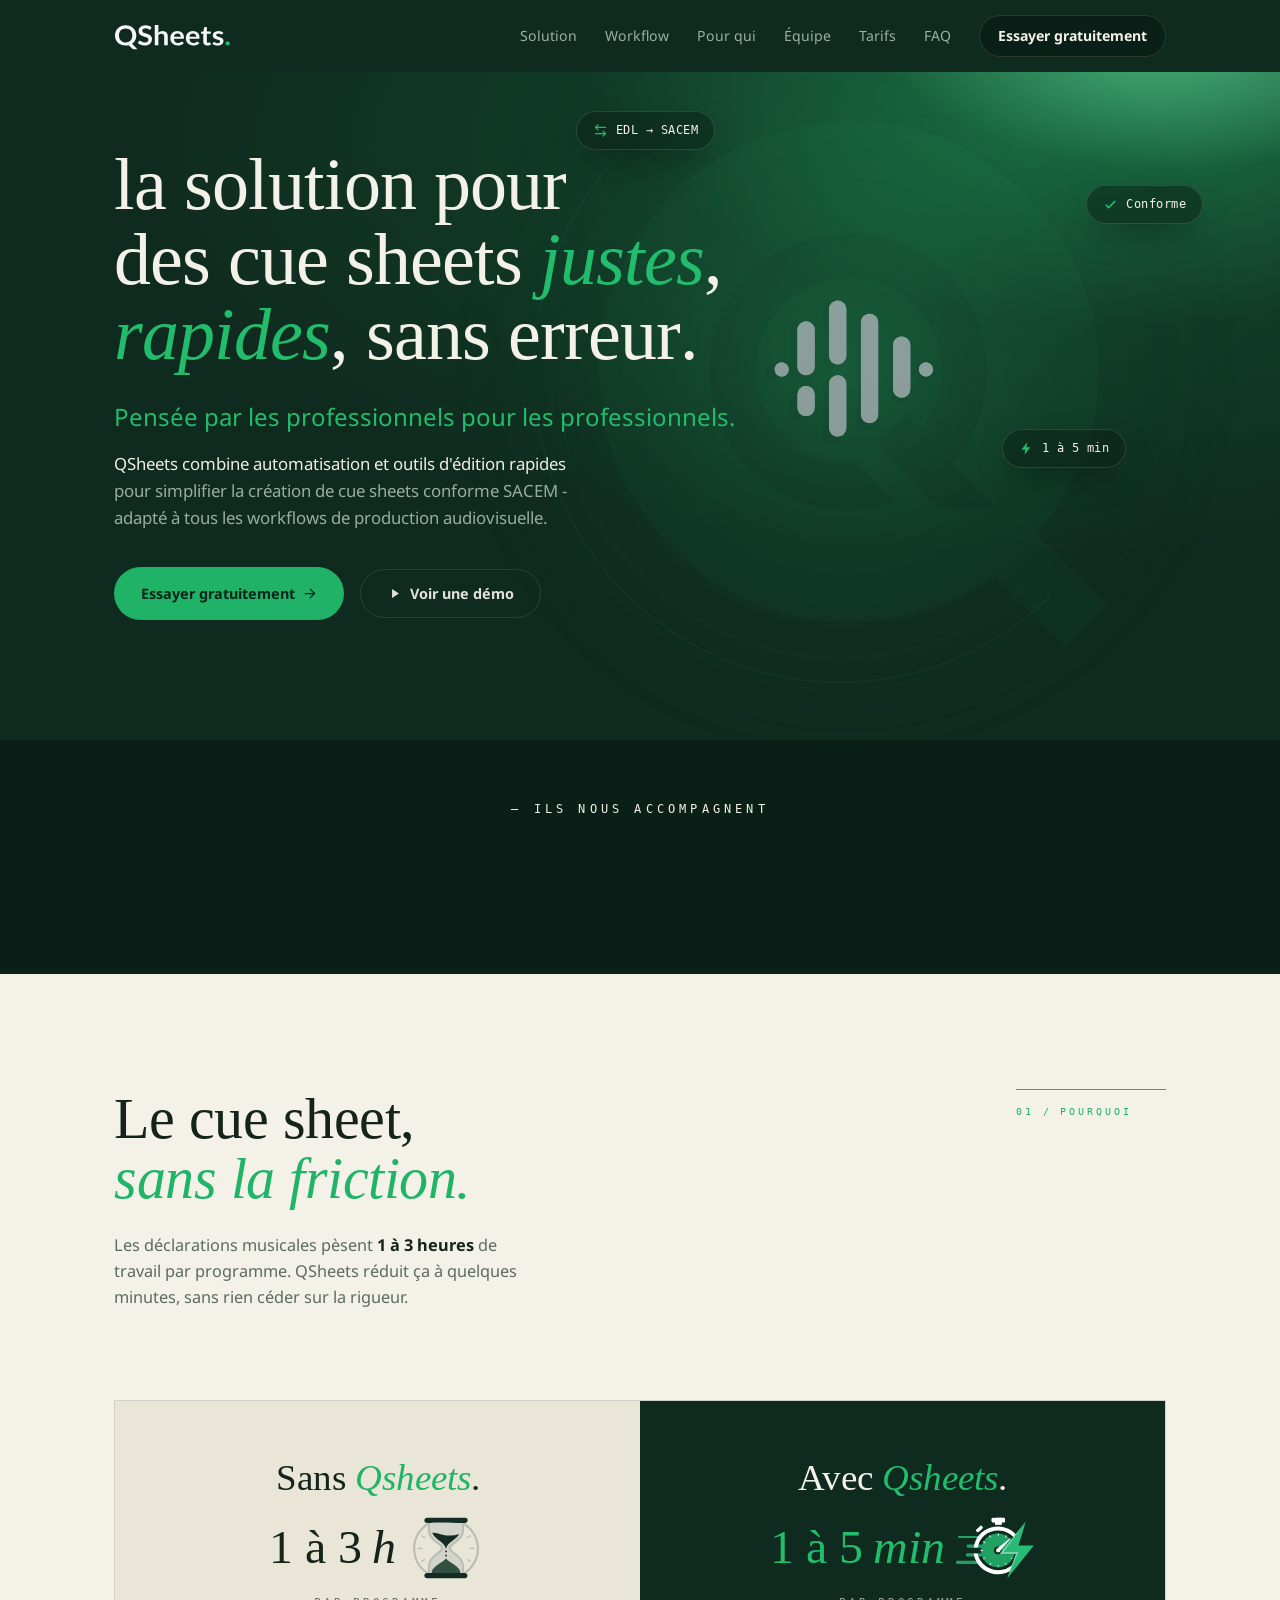
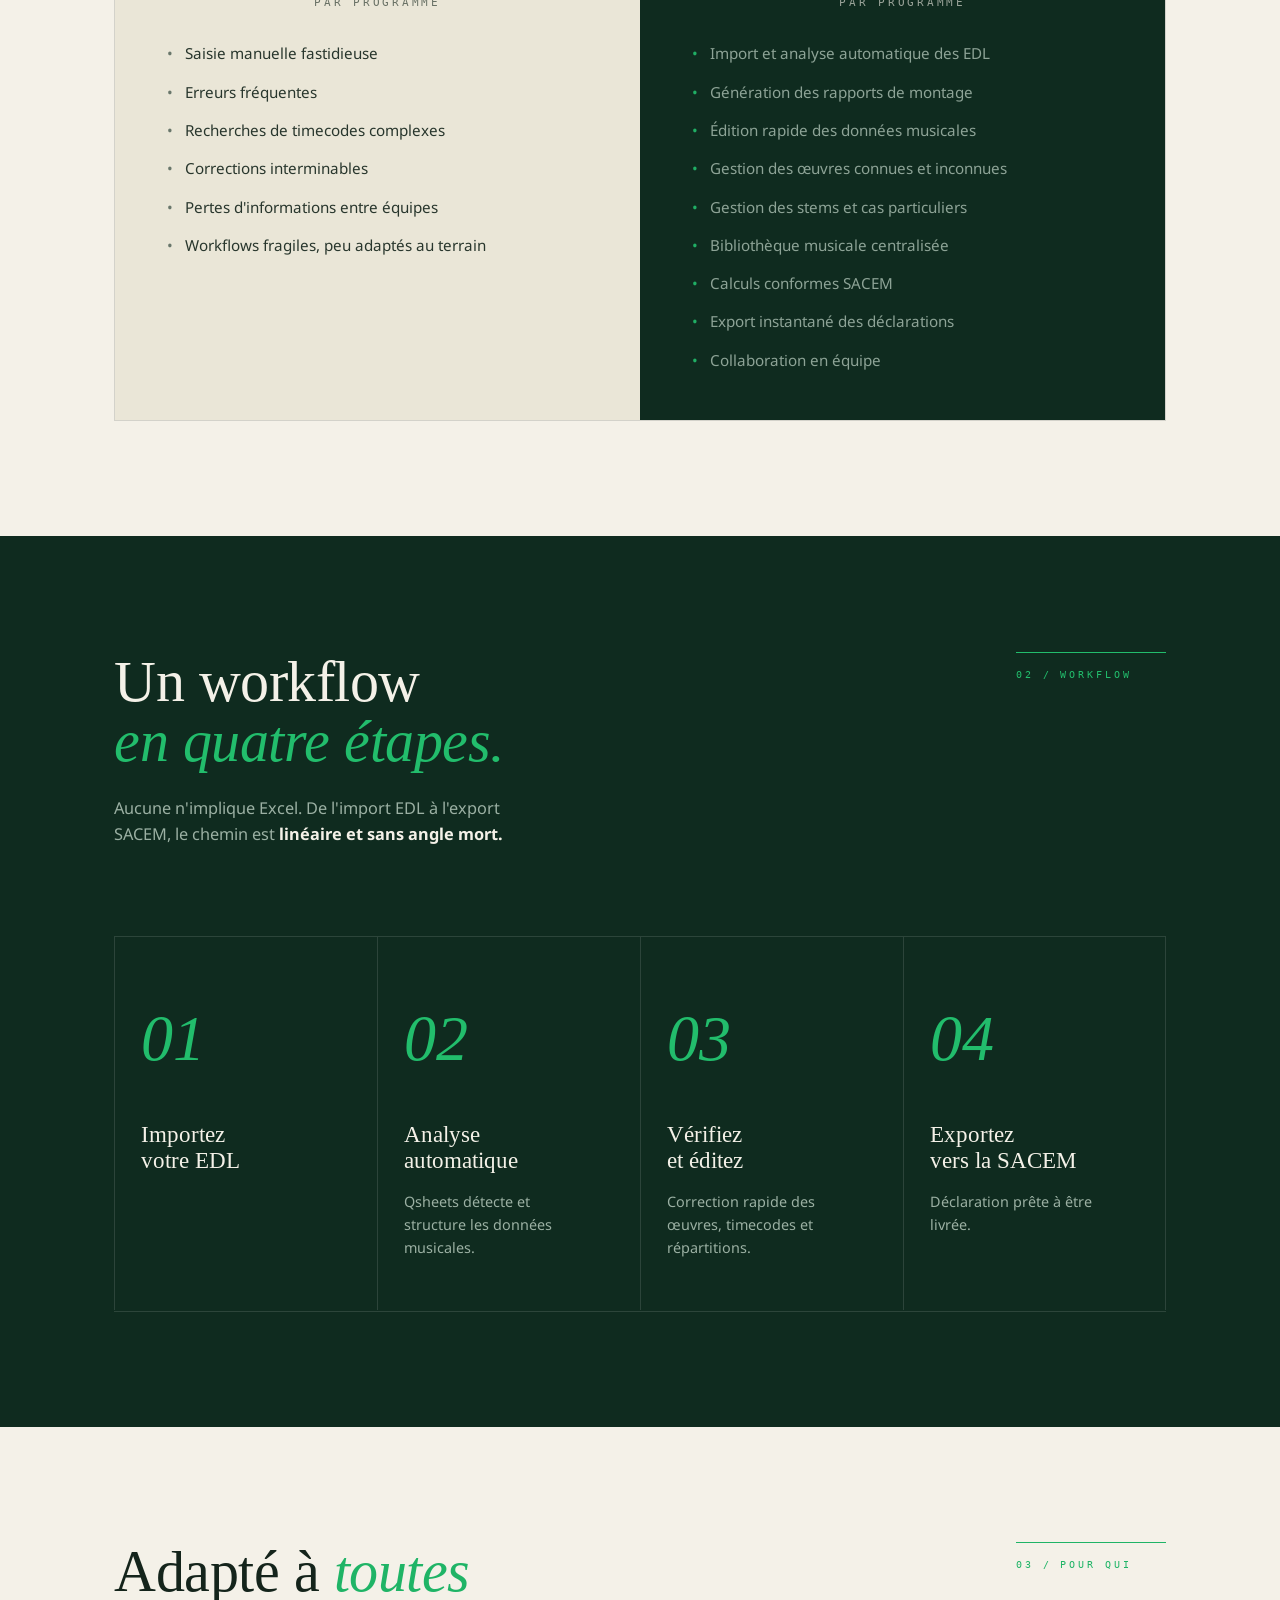
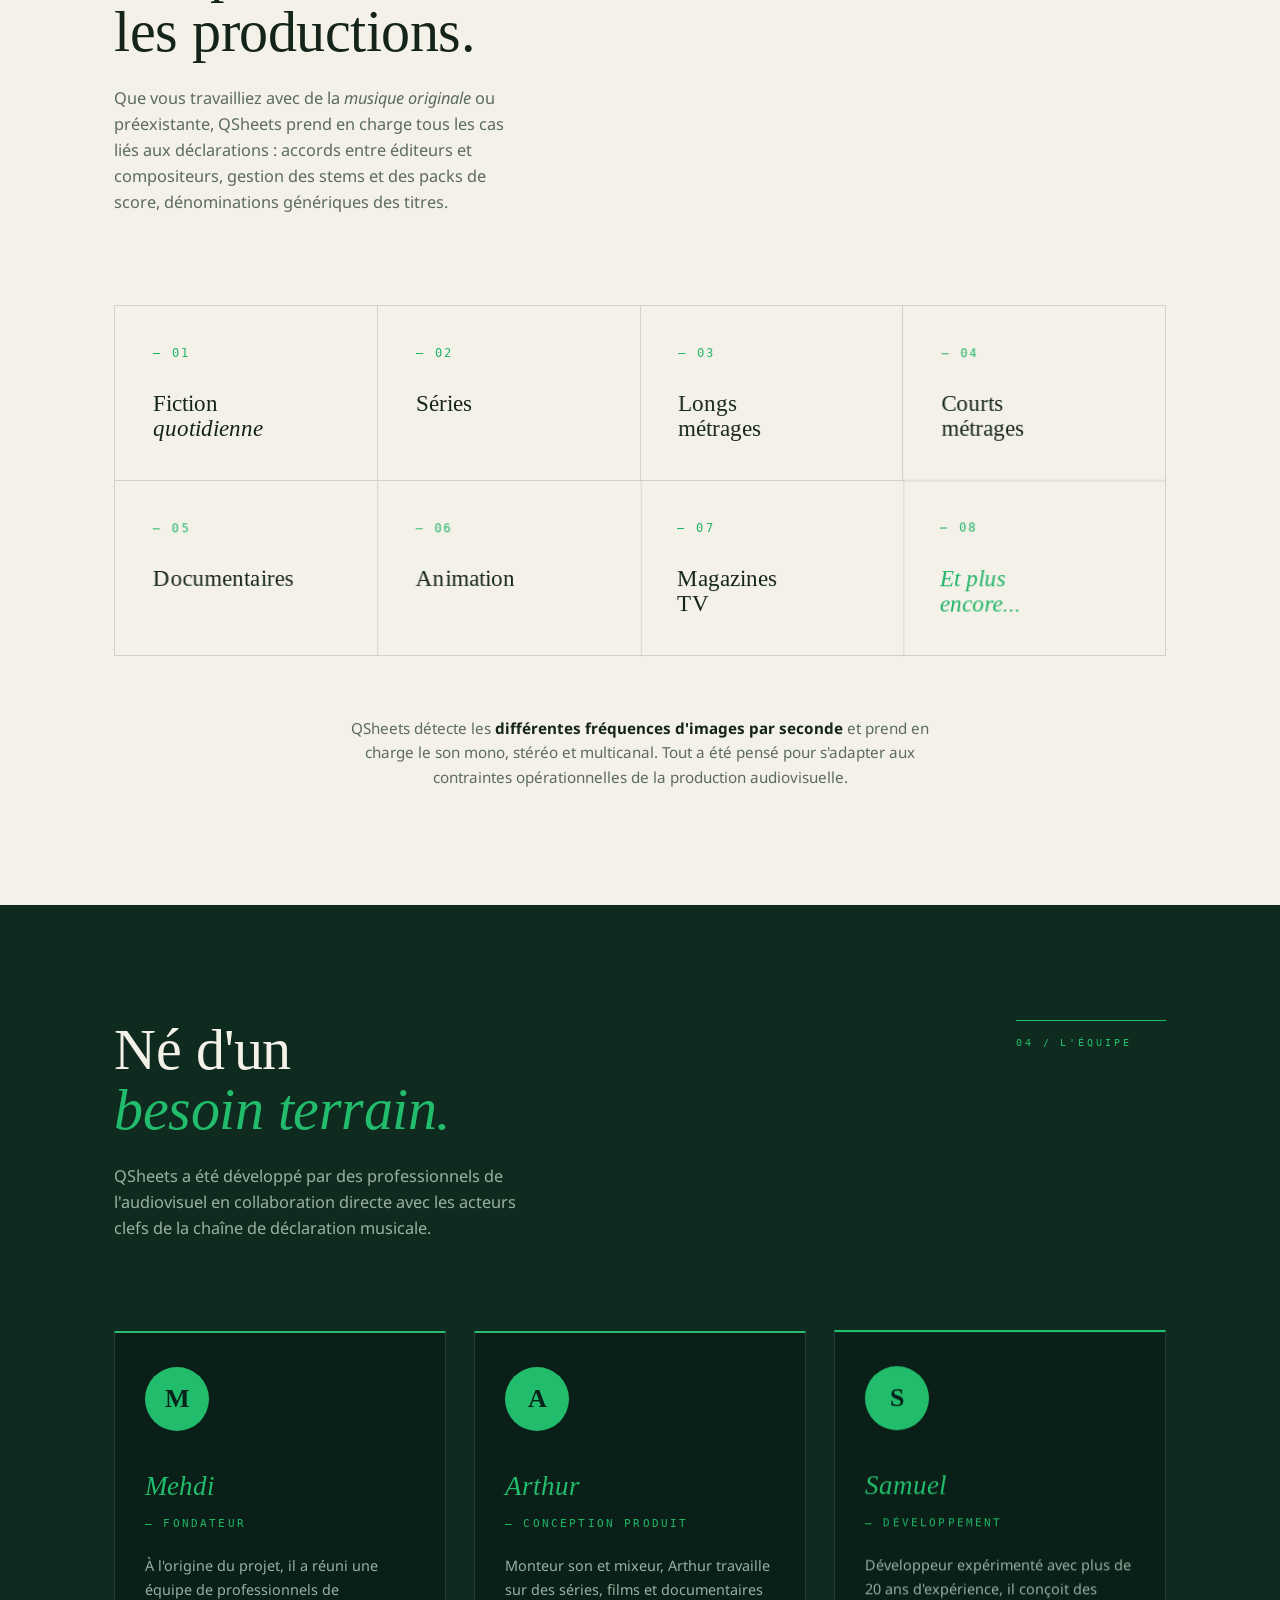
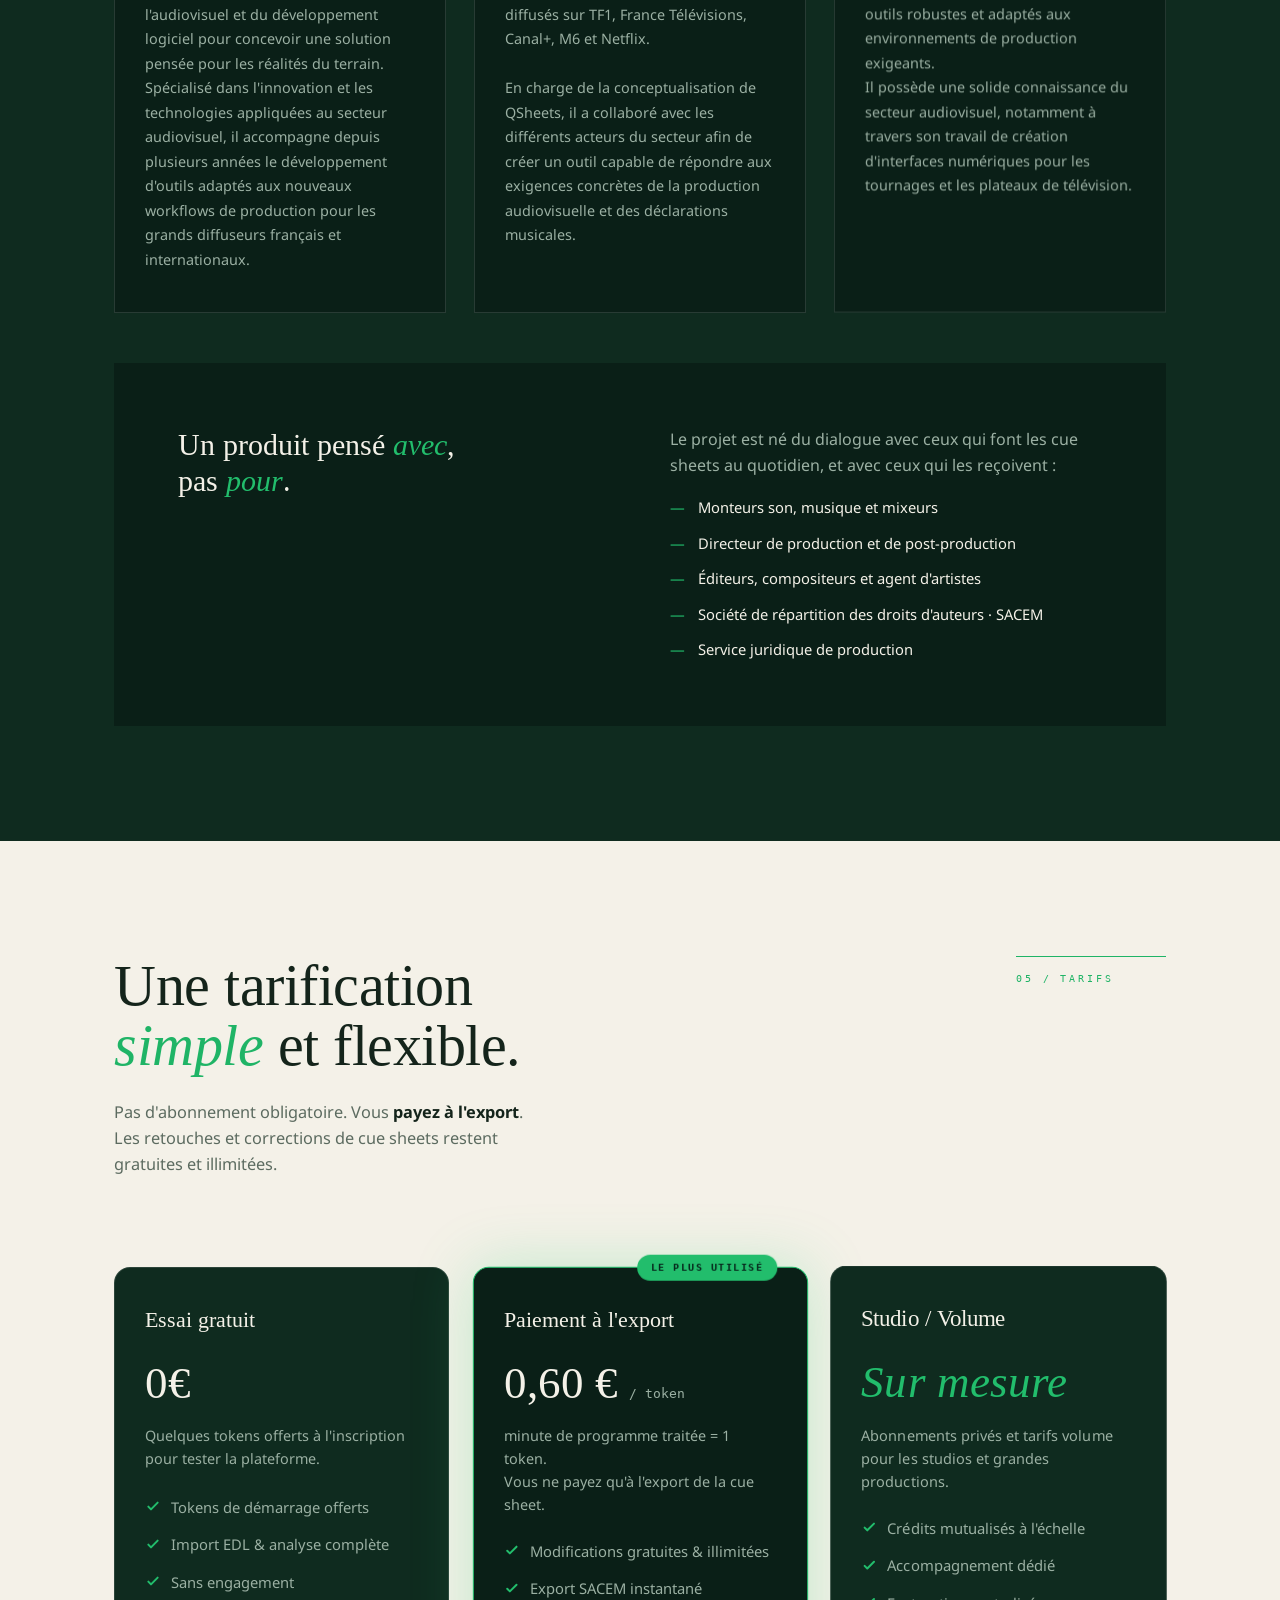
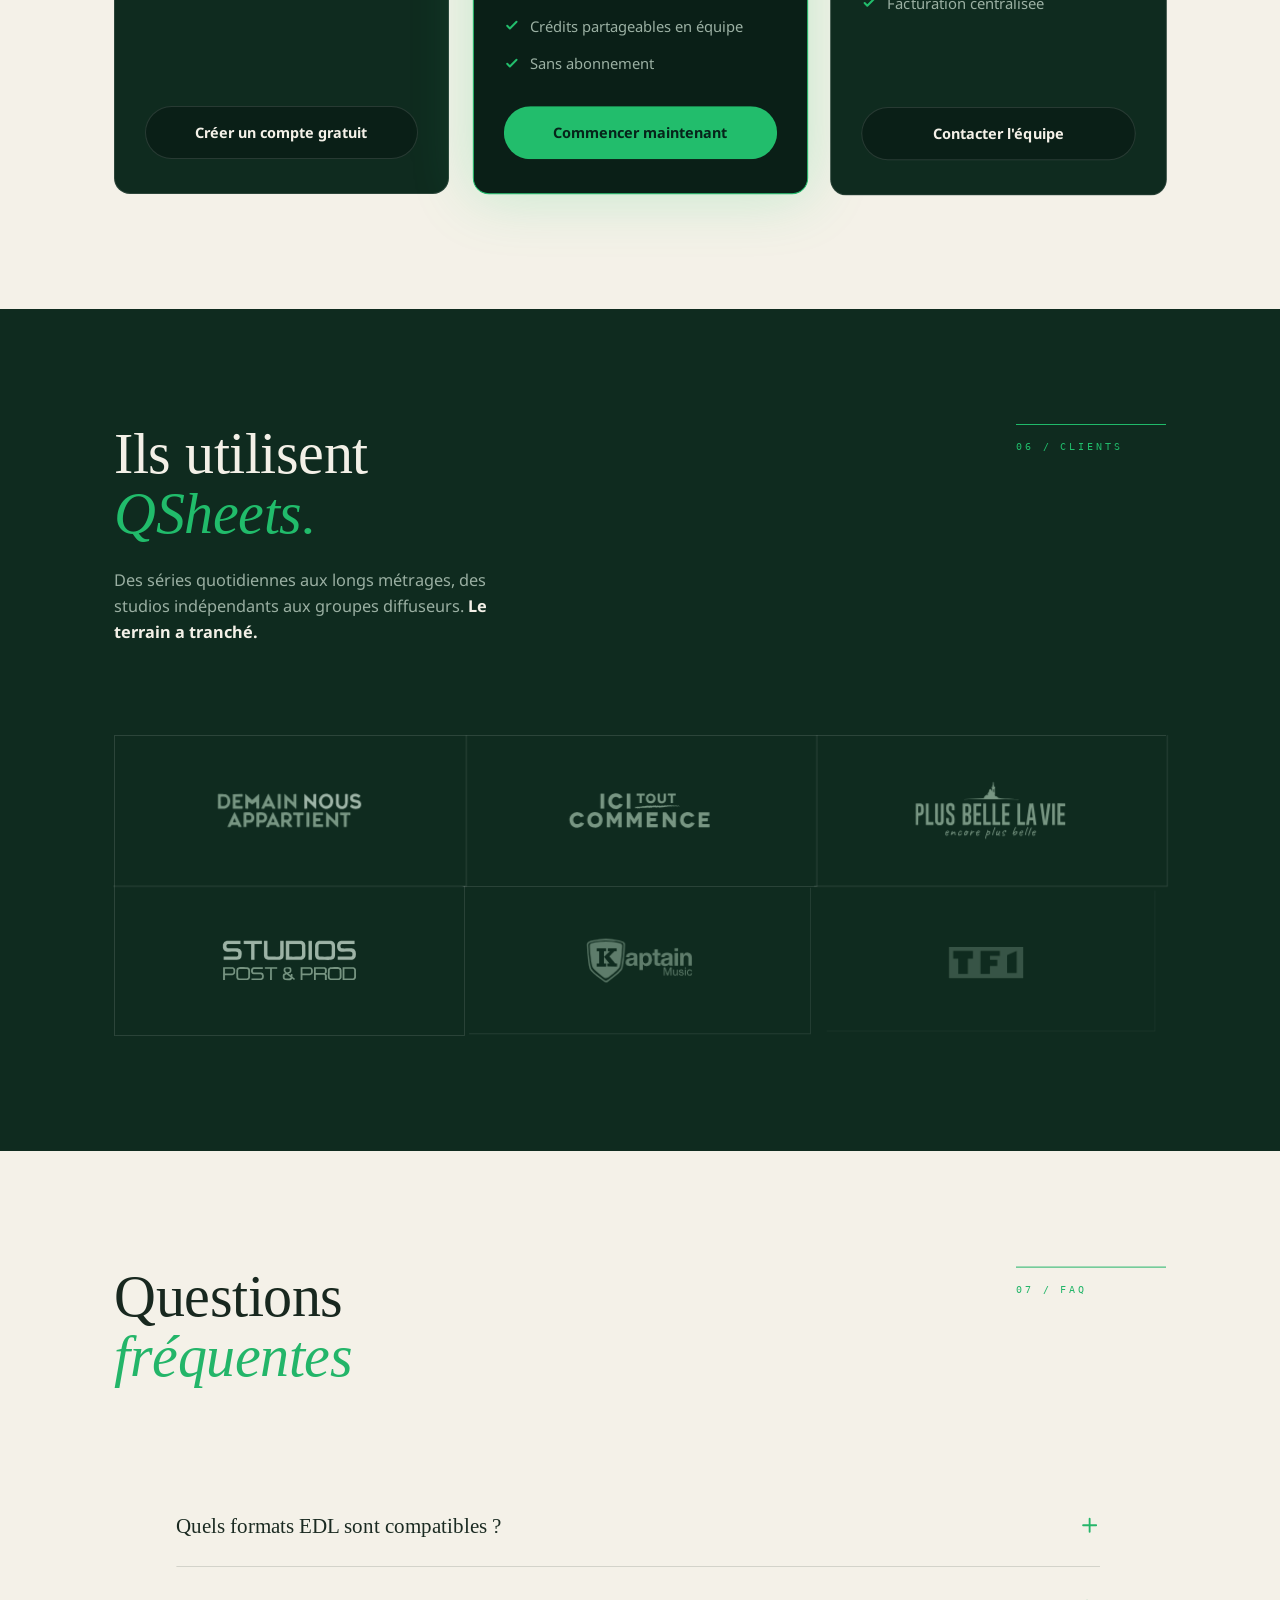
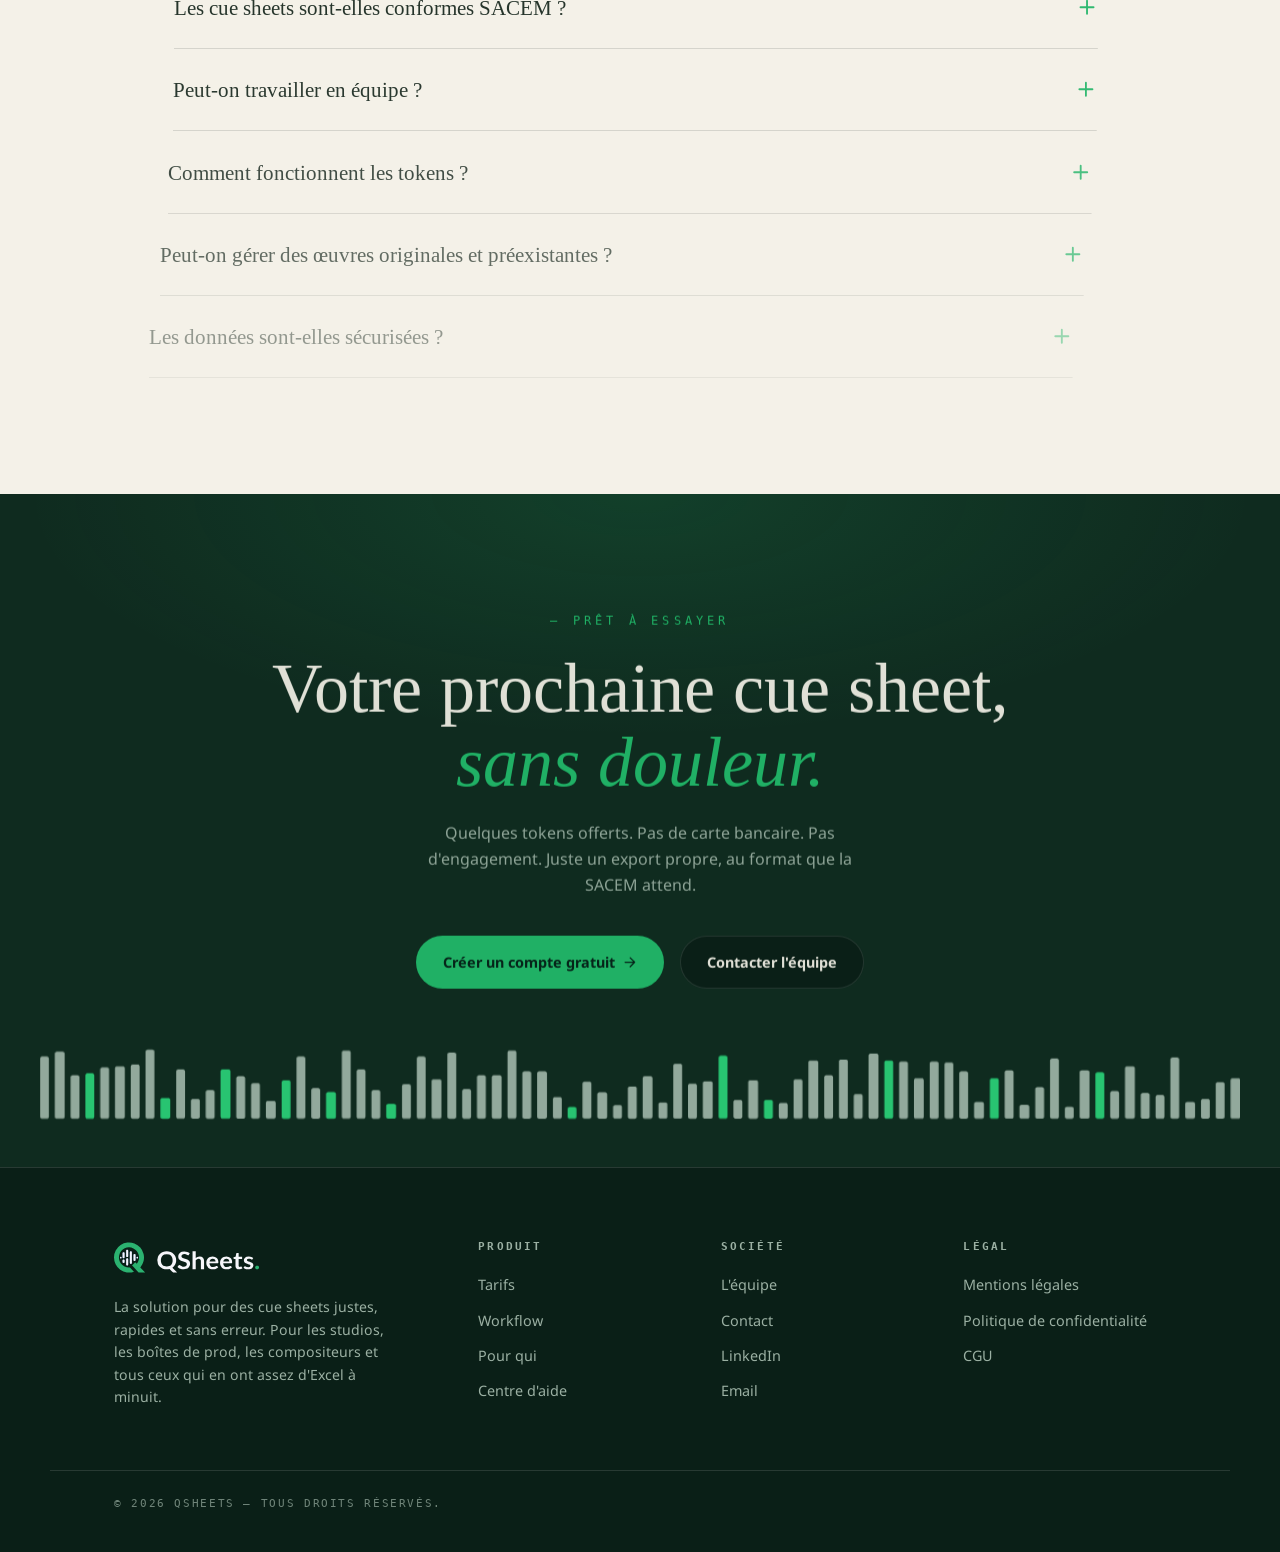
<file: index.html>
<!doctype html>
<html lang="fr">
  <head>
    <meta charset="UTF-8" />
    <meta name="viewport" content="width=device-width, initial-scale=1.0" />
    <title>
      QSheets — La solution pour des cue sheets justes, rapides, sans erreur
    </title>
    <meta
      name="description"
      content="QSheets : la solution pour des cue sheets justes, rapides, sans erreur. Pensé par les professionnels de l'audiovisuel, conforme SACEM."
    />
    <link rel="stylesheet" href="style.css" />
  </head>
  <body>
    <!-- ===================== NAV ===================== -->
    <header class="nav" id="nav">
      <div class="container nav__inner">
        <a href="#hero" class="brand"
          ><img src="img/logo_header.svg" alt="QSheets" class="brand__logo"
        /></a>
        <nav class="nav__links" id="navLinks">
          <a href="#pourquoi">Solution</a>
          <a href="#workflow">Workflow</a>
          <a href="#productions">Pour qui</a>
          <a href="#equipe">Équipe</a>
          <a href="#tarifs">Tarifs</a>
          <a href="#faq">FAQ</a>
          <a href="#cta" class="btn btn--tonal nav__cta"
            >Essayer gratuitement</a
          >
        </nav>
        <button
          class="nav__toggle"
          id="navToggle"
          aria-label="Menu"
          aria-expanded="false"
        >
          <span></span><span></span><span></span>
        </button>
      </div>
    </header>

    <!-- ===================== HERO ===================== -->
    <section class="hero section--dark" id="hero">
      <div class="container hero__inner">
        <div class="hero__content">
          <h1 class="hero__title">
            la solution pour <br />des cue sheets <em>justes</em>,<br />
            <em>rapides</em>, sans erreur.
          </h1>
          <p class="hero__lead">
            Pensée par les professionnels pour les professionnels.
          </p>
          <p class="hero__sub">
            <span
              >QSheets combine automatisation et outils d'édition rapides</span
            >
            pour simplifier la création de cue sheets conforme SACEM - adapté à
            tous les workflows de production audiovisuelle.
          </p>
          <div class="hero__actions">
            <a href="#cta" class="btn btn--primary"
              >Essayer gratuitement
              <svg
                class="ico"
                viewBox="0 0 24 24"
                fill="none"
                stroke="currentColor"
                stroke-width="2"
                stroke-linecap="round"
                stroke-linejoin="round"
                aria-hidden="true"
              >
                <path d="M5 12h14M13 5l7 7-7 7" />
              </svg>
            </a>
            <button
              type="button"
              class="btn btn--outline"
              data-demo
              aria-haspopup="dialog"
            >
              <svg
                class="ico"
                viewBox="0 0 24 24"
                fill="currentColor"
                aria-hidden="true"
              >
                <path d="M8 5v14l11-7z" />
              </svg>
              Voir une démo
            </button>
          </div>
        </div>
        <div class="hero__visual">
          <img src="img/imge-hero.svg" alt="" class="hero__img" />
        </div>
      </div>

      <!-- badges flottants -->
      <div class="hero__badges" aria-hidden="true">
        <span class="hero-badge hero-badge--1">
          <svg viewBox="0 0 24 24" fill="none" stroke="currentColor" stroke-width="2" stroke-linecap="round" stroke-linejoin="round"><path d="M8 3 4 7l4 4"/><path d="M4 7h16"/><path d="m16 21 4-4-4-4"/><path d="M20 17H4"/></svg>
          EDL → SACEM
        </span>
        <span class="hero-badge hero-badge--2">
          <svg viewBox="0 0 24 24" fill="none" stroke="currentColor" stroke-width="2.4" stroke-linecap="round" stroke-linejoin="round"><path d="M5 13l4 4L19 7"/></svg>
          Conforme
        </span>
        <span class="hero-badge hero-badge--3">
          <svg viewBox="0 0 24 24" fill="currentColor" stroke="none"><path d="M13 2 4 14h6l-1 8 9-12h-6z"/></svg>
          1 à 5 min
        </span>
      </div>
    </section>

    <!-- ===================== BANDE LOGOS ===================== -->
    <section class="logos-bar section--dark">
      <div class="container">
        <p class="eyebrow eyebrow--center">— Ils nous accompagnent</p>
        <div class="hero__logos">
          <img src="img/partenaire_1.svg" alt="Partenaire" />
          <img src="img/partenaire_2.svg" alt="Partenaire" />
          <img src="img/partenaire_3.svg" alt="Partenaire" />
          <img src="img/partenaire_4.svg" alt="Partenaire" />
        </div>
      </div>
    </section>

    <!-- ===================== 01 POURQUOI ===================== -->
    <section class="section section--cream" id="pourquoi">
      <div class="container">
        <div class="section__head">
          <h2 class="display">Le cue sheet,<br /><em>sans la friction.</em></h2>
          <p class="section__lead">
            Les déclarations musicales pèsent <strong>1 à 3 heures</strong> de
            travail par programme. QSheets réduit ça à quelques minutes, sans
            rien céder sur la rigueur.
          </p>
          <span class="tag">01 / Pourquoi</span>
        </div>

        <div class="compare">
          <div class="compare__card compare__card--bad">
            <div class="compare__top">
              <h3 class="compare__title">Sans <em>Qsheets</em>.</h3>
              <p class="compare__metric">
                1 à 3<em>h</em>
                <span class="icn"><img src="img/sablier.svg" alt="" /></span>
              </p>
              <p class="compare__unit">PAR PROGRAMME</p>
            </div>
            <ul class="bullets">
              <li>Saisie manuelle fastidieuse</li>
              <li>Erreurs fréquentes</li>
              <li>Recherches de timecodes complexes</li>
              <li>Corrections interminables</li>
              <li>Pertes d'informations entre équipes</li>
              <li>Workflows fragiles, peu adaptés au terrain</li>
            </ul>
          </div>
          <div class="compare__card compare__card--good">
            <div class="compare__top">
              <h3 class="compare__title">Avec <em>Qsheets</em>.</h3>
              <p class="compare__metric">
                1 à 5<em>min</em>
                <span class="icn"
                  ><img src="img/chronometre.svg" alt=""
                /></span>
              </p>
              <p class="compare__unit">PAR PROGRAMME</p>
            </div>
            <ul class="bullets bullets--green">
              <li>Import et analyse automatique des EDL</li>
              <li>Génération des rapports de montage</li>
              <li>Édition rapide des données musicales</li>
              <li>Gestion des œuvres connues et inconnues</li>
              <li>Gestion des stems et cas particuliers</li>
              <li>Bibliothèque musicale centralisée</li>
              <li>Calculs conformes SACEM</li>
              <li>Export instantané des déclarations</li>
              <li>Collaboration en équipe</li>
            </ul>
          </div>
        </div>
      </div>
    </section>

    <!-- ===================== 02 WORKFLOW ===================== -->
    <section class="section section--dark" id="workflow">
      <div class="container">
        <div class="section__head">
          <h2 class="display">Un workflow<br /><em>en quatre étapes.</em></h2>
          <p class="section__lead">
            Aucune n'implique Excel. De l'import EDL à l'export SACEM, le chemin
            est
            <strong>linéaire et sans angle mort.</strong>
          </p>
          <span class="tag">02 / Workflow</span>
        </div>

        <div class="steps">
          <article class="step">
            <span class="step__num">01</span>
            <h3 class="step__title">Importez<br />votre EDL</h3>
          </article>
          <article class="step">
            <span class="step__num">02</span>
            <h3 class="step__title">Analyse<br />automatique</h3>
            <p class="step__desc">
              Qsheets détecte et structure les données musicales.
            </p>
          </article>
          <article class="step">
            <span class="step__num">03</span>
            <h3 class="step__title">Vérifiez<br />et éditez</h3>
            <p class="step__desc">
              Correction rapide des œuvres, timecodes et répartitions.
            </p>
          </article>
          <article class="step">
            <span class="step__num">04</span>
            <h3 class="step__title">Exportez<br />vers la SACEM</h3>
            <p class="step__desc">Déclaration prête à être livrée.</p>
          </article>
        </div>
      </div>
    </section>

    <!-- ===================== 03 PRODUCTIONS ===================== -->
    <section class="section section--cream" id="productions">
      <div class="container">
        <div class="section__head">
          <h2 class="display">
            Adapté à <em>toutes</em><br />les productions.
          </h2>
          <p class="section__lead">
            Que vous travailliez avec de la <em>musique originale</em> ou
            préexistante, QSheets prend en charge tous les cas liés aux
            déclarations : accords entre éditeurs et compositeurs, gestion des
            stems et des packs de score, dénominations génériques des titres.
          </p>
          <span class="tag">03 / Pour qui</span>
        </div>

        <div class="prod-grid">
          <div class="prod">
            <span class="prod__num">— 01</span>
            <h3>Fiction<br /><em>quotidienne</em></h3>
          </div>
          <div class="prod">
            <span class="prod__num">— 02</span>
            <h3>Séries</h3>
          </div>
          <div class="prod">
            <span class="prod__num">— 03</span>
            <h3>Longs<br />métrages</h3>
          </div>
          <div class="prod">
            <span class="prod__num">— 04</span>
            <h3>Courts<br />métrages</h3>
          </div>
          <div class="prod">
            <span class="prod__num">— 05</span>
            <h3>Documentaires</h3>
          </div>
          <div class="prod">
            <span class="prod__num">— 06</span>
            <h3>Animation</h3>
          </div>
          <div class="prod">
            <span class="prod__num">— 07</span>
            <h3>Magazines<br />TV</h3>
          </div>
          <div class="prod">
            <span class="prod__num">— 08</span>
            <h3 class="accent">
              <em>Et plus<br />encore...</em>
            </h3>
          </div>
        </div>

        <div class="prod-foot">
          <p>
            QSheets détecte les
            <strong>différentes fréquences d'images par seconde</strong> et
            prend en charge le son mono, stéréo et multicanal. Tout a été pensé
            pour s'adapter aux contraintes opérationnelles de la production
            audiovisuelle.
          </p>
        </div>
      </div>
    </section>

    <!-- ===================== 04 ÉQUIPE ===================== -->
    <section class="section section--dark" id="equipe">
      <div class="container">
        <div class="section__head">
          <h2 class="display">Né d'un<br /><em>besoin terrain.</em></h2>
          <p class="section__lead">
            QSheets a été développé par des professionnels de l'audiovisuel en
            collaboration directe avec les acteurs clefs de la chaîne de
            déclaration musicale.
          </p>
          <span class="tag">04 / L'équipe</span>
        </div>

        <div class="team">
          <article class="team__card">
            <span class="avatar">M</span>
            <h3 class="team__name"><em>Mehdi</em></h3>
            <p class="team__role">— Fondateur</p>
            <p class="team__bio">
              À l'origine du projet, il a réuni une équipe de professionnels de
              l'audiovisuel et du développement logiciel pour concevoir une
              solution pensée pour les réalités du terrain. Spécialisé dans
              l'innovation et les technologies appliquées au secteur
              audiovisuel, il accompagne depuis plusieurs années le
              développement d'outils adaptés aux nouveaux workflows de
              production pour les grands diffuseurs français et internationaux.
            </p>
          </article>
          <article class="team__card">
            <span class="avatar">A</span>
            <h3 class="team__name"><em>Arthur</em></h3>
            <p class="team__role">— Conception produit</p>
            <p class="team__bio">
              Monteur son et mixeur, Arthur travaille sur des séries, films et
              documentaires diffusés sur TF1, France Télévisions, Canal+, M6 et
              Netflix.
              <br /><br />
              En charge de la conceptualisation de QSheets, il a collaboré avec
              les différents acteurs du secteur afin de créer un outil capable
              de répondre aux exigences concrètes de la production audiovisuelle
              et des déclarations musicales.
            </p>
          </article>
          <article class="team__card">
            <span class="avatar">S</span>
            <h3 class="team__name"><em>Samuel</em></h3>
            <p class="team__role">— Développement</p>
            <p class="team__bio">
              Développeur expérimenté avec plus de 20 ans d'expérience, il
              conçoit des outils robustes et adaptés aux environnements de
              production exigeants.
              <br />
              Il possède une solide connaissance du secteur audiovisuel,
              notamment à travers son travail de création d'interfaces
              numériques pour les tournages et les plateaux de télévision.
            </p>
          </article>
        </div>

        <div class="philo">
          <h3 class="philo__title">
            Un produit pensé <em>avec</em>,<br />pas <em>pour</em>.
          </h3>
          <div class="philo__body">
            <p>
              Le projet est né du dialogue avec ceux qui font les cue sheets au
              quotidien, et avec ceux qui les reçoivent :
            </p>
            <ul class="dashed">
              <li>Monteurs son, musique et mixeurs</li>
              <li>Directeur de production et de post-production</li>
              <li>Éditeurs, compositeurs et agent d'artistes</li>
              <li>Société de répartition des droits d'auteurs · SACEM</li>
              <li>Service juridique de production</li>
            </ul>
          </div>
        </div>
      </div>
    </section>

    <!-- ===================== 05 TARIFS ===================== -->
    <section class="section section--cream" id="tarifs">
      <div class="container">
        <div class="section__head">
          <h2 class="display">
            Une tarification<br /><em>simple</em> et flexible.
          </h2>
          <p class="section__lead">
            Pas d'abonnement obligatoire. Vous
            <strong>payez à l'export</strong>. Les retouches et corrections de
            cue sheets restent gratuites et illimitées.
          </p>
          <span class="tag">05 / Tarifs</span>
        </div>

        <div class="pricing">
          <article class="price">
            <h3 class="price__name">Essai gratuit</h3>
            <p class="price__amount">0€</p>
            <p class="price__desc">
              Quelques tokens offerts à l'inscription pour tester la plateforme.
            </p>
            <ul class="checks">
              <li>Tokens de démarrage offerts</li>
              <li>Import EDL &amp; analyse complète</li>
              <li>Sans engagement</li>
            </ul>
            <a href="#cta" class="btn btn--tonal btn--block"
              >Créer un compte gratuit</a
            >
          </article>

          <article class="price price--featured">
            <span class="price__badge">LE PLUS UTILISÉ</span>
            <h3 class="price__name">Paiement à l'export</h3>
            <p class="price__amount">
              0,60 € <span class="price__per">/ token</span>
            </p>
            <p class="price__desc">
              minute de programme traitée = 1 token.<br />Vous ne payez qu'à
              l'export de la cue sheet.
            </p>
            <ul class="checks">
              <li>Modifications gratuites &amp; illimitées</li>
              <li>Export SACEM instantané</li>
              <li>Crédits partageables en équipe</li>
              <li>Sans abonnement</li>
            </ul>
            <a href="#cta" class="btn btn--primary">Commencer maintenant</a>
          </article>

          <article class="price">
            <h3 class="price__name">Studio / Volume</h3>
            <p class="price__amount price__amount--accent">
              <em>Sur mesure</em>
            </p>
            <p class="price__desc">
              Abonnements privés et tarifs volume pour les studios et grandes
              productions.
            </p>
            <ul class="checks">
              <li>Crédits mutualisés à l'échelle</li>
              <li>Accompagnement dédié</li>
              <li>Facturation centralisée</li>
            </ul>
            <a href="contact.html" class="btn btn--tonal btn--block"
              >Contacter l'équipe</a
            >
          </article>
        </div>
      </div>
    </section>

    <!-- ===================== 06 CLIENTS ===================== -->
    <section class="section section--dark" id="clients">
      <div class="container">
        <div class="section__head">
          <h2 class="display">Ils utilisent<br /><em>QSheets.</em></h2>
          <p class="section__lead">
            Des séries quotidiennes aux longs métrages, des studios indépendants
            aux groupes diffuseurs. <strong>Le terrain a tranché.</strong>
          </p>
          <span class="tag">06 / Clients</span>
        </div>

        <div class="clients">
          <div class="client">
            <img src="img/logo_1.svg" alt="Demain nous appartient" />
          </div>
          <div class="client">
            <img src="img/logo_2.svg" alt="Ici tout commence" />
          </div>
          <div class="client">
            <img src="img/logo_3.svg" alt="Plus belle la vie" />
          </div>
          <div class="client">
            <img src="img/logo_4.svg" alt="Studios Post & Prod" />
          </div>
          <div class="client">
            <img src="img/logo_5.svg" alt="Kaptain Music" />
          </div>
          <div class="client"><img src="img/logo_6.svg" alt="TF1" /></div>
        </div>
      </div>
    </section>

    <!-- ===================== 07 FAQ ===================== -->
    <section class="section section--cream" id="faq">
      <div class="container">
        <div class="section__head">
          <h2 class="display">Questions<br /><em>fréquentes</em></h2>
          <span class="tag">07 / FAQ</span>
        </div>

        <div class="faq">
          <details class="faq__item">
            <summary>
              Quels formats EDL sont compatibles ?<span class="faq__icon"
                ><svg
                  viewBox="0 0 24 24"
                  fill="none"
                  stroke="currentColor"
                  stroke-width="2"
                  stroke-linecap="round"
                  aria-hidden="true"
                >
                  <path d="M12 5v14M5 12h14" /></svg
              ></span>
            </summary>
            <p>
              QSheets est compatible avec les EDL exportés depuis
              <strong>Pro Tools</strong>. Il suffit de configurer l'export selon
              notre protocole, un tutoriel vidéo est disponible ici pour vous
              guider étape par étape.
            </p>
          </details>
          <details class="faq__item">
            <summary>
              Les cue sheets sont-elles conformes SACEM ?<span class="faq__icon"
                ><svg
                  viewBox="0 0 24 24"
                  fill="none"
                  stroke="currentColor"
                  stroke-width="2"
                  stroke-linecap="round"
                  aria-hidden="true"
                >
                  <path d="M12 5v14M5 12h14" /></svg
              ></span>
            </summary>
            <p>
              Oui. Les exports générés par QSheets
              <strong>remplissent automatiquement</strong> les champs de la
              matrice officielle de la SACEM, avec une gestion précise des
              durées, des répartitions, des cas particuliers de superpositions
              et des informations liées aux œuvres musicales.
            </p>
          </details>
          <details class="faq__item">
            <summary>
              Peut-on travailler en équipe ?<span class="faq__icon"
                ><svg
                  viewBox="0 0 24 24"
                  fill="none"
                  stroke="currentColor"
                  stroke-width="2"
                  stroke-linecap="round"
                  aria-hidden="true"
                >
                  <path d="M12 5v14M5 12h14" /></svg
              ></span>
            </summary>
            <p>
              Oui. QSheets permet le <strong>travail collaboratif</strong> entre
              plusieurs utilisateurs. Les projets et les crédits peuvent être
              partagés afin de faciliter les échanges entre production,
              supervision musicale, montage et post-production.
            </p>
          </details>
          <details class="faq__item">
            <summary>
              Comment fonctionnent les tokens ?<span class="faq__icon"
                ><svg
                  viewBox="0 0 24 24"
                  fill="none"
                  stroke="currentColor"
                  stroke-width="2"
                  stroke-linecap="round"
                  aria-hidden="true"
                >
                  <path d="M12 5v14M5 12h14" /></svg
              ></span>
            </summary>
            <p>
              Le fonctionnement est simple :
              <strong>1 minute de programme traitée = 1 token</strong>. Des
              tokens sont offerts à la création du compte pour tester la
              plateforme. Vous pouvez ensuite acheter des crédits selon vos
              besoins, sans engagement. Les retouches et corrections de cue
              sheets restent gratuites et illimitées.
            </p>
          </details>
          <details class="faq__item">
            <summary>
              Peut-on gérer des œuvres originales et préexistantes ?<span
                class="faq__icon"
                ><svg
                  viewBox="0 0 24 24"
                  fill="none"
                  stroke="currentColor"
                  stroke-width="2"
                  stroke-linecap="round"
                  aria-hidden="true"
                >
                  <path d="M12 5v14M5 12h14" /></svg
              ></span>
            </summary>
            <p>
              Oui. QSheets a été pensé pour gérer aussi bien les
              <strong>œuvres originales</strong> que les
              <strong>musiques préexistantes</strong>, y compris les cas
              complexes liés aux ayants droit, éditeurs, compositeurs, stems ou
              dénominations génériques. Vous pouvez importer votre catalogue,
              celui d'un tiers, ou en constituer un sur la durée au fur et à
              mesure de vos déclarations.
            </p>
          </details>
          <details class="faq__item">
            <summary>
              Les données sont-elles sécurisées ?<span class="faq__icon"
                ><svg
                  viewBox="0 0 24 24"
                  fill="none"
                  stroke="currentColor"
                  stroke-width="2"
                  stroke-linecap="round"
                  aria-hidden="true"
                >
                  <path d="M12 5v14M5 12h14" /></svg
              ></span>
            </summary>
            <p>
              Oui. Les données traitées sur QSheets sont
              <strong>hébergées et protégées</strong> avec une attention
              particulière portée à la confidentialité des productions et des
              informations musicales.
            </p>
          </details>
        </div>
      </div>
    </section>

    <!-- ===================== CTA ===================== -->
    <section class="section section--dark cta" id="cta">
      <div class="container cta__inner">
        <p class="eyebrow eyebrow--center">— Prêt à essayer</p>
        <h2 class="cta__title">
          Votre prochaine cue sheet,<br /><em>sans douleur.</em>
        </h2>
        <p class="cta__sub">
          Quelques tokens offerts. Pas de carte bancaire. Pas d'engagement.
          Juste un export propre, au format que la SACEM attend.
        </p>
        <div class="cta__actions">
          <a href="#" class="btn btn--primary"
            >Créer un compte gratuit
            <svg
              class="ico"
              viewBox="0 0 24 24"
              fill="none"
              stroke="currentColor"
              stroke-width="2"
              stroke-linecap="round"
              stroke-linejoin="round"
              aria-hidden="true"
            >
              <path d="M5 12h14M13 5l7 7-7 7" />
            </svg>
          </a>
          <a href="contact.html" class="btn btn--tonal">Contacter l'équipe</a>
        </div>
        <!-- barre de son inline (animée via anime.js) -->
        <svg
          class="cta__wave"
          aria-hidden="true"
          id="Calque_1"
          data-name="Calque 1"
          xmlns="http://www.w3.org/2000/svg"
          viewBox="0 0 987 70"
        >
          <defs>
            <style>
              .cls-1 {
                fill: #9fb5a8;
              }
              .cls-2 {
                fill: #2bd37a;
              }
            </style>
          </defs>
          <path
            class="cls-1"
            d="M0,61.77V13.91a1.58,1.58,0,0,1,.48-1.15A1.54,1.54,0,0,1,1,12.41a1.68,1.68,0,0,1,.62-.13H5.68a1.69,1.69,0,0,1,1.15.48,1.62,1.62,0,0,1,.47,1.15V61.77a1.63,1.63,0,0,1-.12.62,1.58,1.58,0,0,1-.35.53,1.69,1.69,0,0,1-1.15.48H1.62A1.68,1.68,0,0,1,1,63.27a1.54,1.54,0,0,1-.52-.35,1.61,1.61,0,0,1-.36-.53A1.63,1.63,0,0,1,0,61.77"
          />
          <path
            class="cls-1"
            d="M12.17,61.77V9.85a1.63,1.63,0,0,1,.12-.62,1.58,1.58,0,0,1,.88-.88,1.67,1.67,0,0,1,.62-.12h4.87a1.67,1.67,0,0,1,.62.12,1.58,1.58,0,0,1,.88.88,1.63,1.63,0,0,1,.12.62V61.77a1.63,1.63,0,0,1-.12.62,1.58,1.58,0,0,1-.35.53,1.69,1.69,0,0,1-1.15.48H13.79a1.69,1.69,0,0,1-1.15-.48,1.58,1.58,0,0,1-.35-.53,1.63,1.63,0,0,1-.12-.62"
          />
          <path
            class="cls-1"
            d="M25.15,61.77V29.32a1.67,1.67,0,0,1,.12-.62,1.88,1.88,0,0,1,.35-.53,1.69,1.69,0,0,1,.53-.35,1.67,1.67,0,0,1,.62-.12h4.06a1.67,1.67,0,0,1,.62.12,1.58,1.58,0,0,1,.88.88,1.67,1.67,0,0,1,.12.62V61.77a1.63,1.63,0,0,1-.12.62,1.58,1.58,0,0,1-.35.53,1.69,1.69,0,0,1-1.15.48H26.77a1.69,1.69,0,0,1-1.15-.48,1.75,1.75,0,0,1-.35-.53,1.63,1.63,0,0,1-.12-.62"
          />
          <path
            class="cls-2"
            d="M37.32,61.77V27.7a1.63,1.63,0,0,1,.12-.62,1.58,1.58,0,0,1,.35-.53,1.69,1.69,0,0,1,.53-.35,1.67,1.67,0,0,1,.62-.12H43a1.67,1.67,0,0,1,.62.12,1.69,1.69,0,0,1,.53.35,1.75,1.75,0,0,1,.35.53,1.63,1.63,0,0,1,.12.62V61.77a1.63,1.63,0,0,1-.12.62,1.75,1.75,0,0,1-.35.53A1.69,1.69,0,0,1,43,63.4H38.94a1.69,1.69,0,0,1-1.15-.48,1.58,1.58,0,0,1-.35-.53,1.63,1.63,0,0,1-.12-.62"
          />
          <path
            class="cls-1"
            d="M49.49,61.77V22.83a1.67,1.67,0,0,1,.12-.62,1.58,1.58,0,0,1,.88-.88,1.67,1.67,0,0,1,.62-.12h4.06a1.67,1.67,0,0,1,.62.12,1.54,1.54,0,0,1,.52.35,1.72,1.72,0,0,1,.36.53,1.67,1.67,0,0,1,.12.62V61.77a1.63,1.63,0,0,1-.12.62,1.61,1.61,0,0,1-.36.53,1.54,1.54,0,0,1-.52.35,1.68,1.68,0,0,1-.62.13H51.11A1.69,1.69,0,0,1,50,62.92a1.58,1.58,0,0,1-.35-.53,1.63,1.63,0,0,1-.12-.62"
          />
          <path
            class="cls-1"
            d="M61.66,61.77V22a1.63,1.63,0,0,1,.12-.62,1.58,1.58,0,0,1,.88-.88,1.63,1.63,0,0,1,.62-.12h4.87a1.67,1.67,0,0,1,.62.12,1.54,1.54,0,0,1,.52.35,1.61,1.61,0,0,1,.36.53,1.63,1.63,0,0,1,.12.62V61.77a1.63,1.63,0,0,1-.12.62,1.61,1.61,0,0,1-.36.53,1.54,1.54,0,0,1-.52.35,1.68,1.68,0,0,1-.62.13H63.28a1.64,1.64,0,0,1-.62-.13,1.58,1.58,0,0,1-.88-.88,1.63,1.63,0,0,1-.12-.62"
          />
          <path
            class="cls-1"
            d="M74.64,61.77V20.4a1.62,1.62,0,0,1,.47-1.15,1.69,1.69,0,0,1,1.15-.48h4.06a1.68,1.68,0,0,1,.62.13,1.54,1.54,0,0,1,.52.35,1.58,1.58,0,0,1,.48,1.15V61.77a1.63,1.63,0,0,1-.12.62,1.61,1.61,0,0,1-.36.53,1.54,1.54,0,0,1-.52.35,1.68,1.68,0,0,1-.62.13H76.26a1.69,1.69,0,0,1-1.15-.48,1.58,1.58,0,0,1-.35-.53,1.63,1.63,0,0,1-.12-.62"
          />
          <path
            class="cls-1"
            d="M86.81,61.77V8.23a1.63,1.63,0,0,1,.12-.62,1.58,1.58,0,0,1,.88-.88,1.64,1.64,0,0,1,.62-.13h4.06a1.68,1.68,0,0,1,.62.13,1.54,1.54,0,0,1,.52.35,1.44,1.44,0,0,1,.35.53,1.47,1.47,0,0,1,.13.62V61.77a1.47,1.47,0,0,1-.13.62,1.44,1.44,0,0,1-.35.53,1.54,1.54,0,0,1-.52.35,1.68,1.68,0,0,1-.62.13H88.43a1.64,1.64,0,0,1-.62-.13,1.58,1.58,0,0,1-.88-.88,1.63,1.63,0,0,1-.12-.62"
          />
          <path
            class="cls-2"
            d="M99,61.77V48a1.63,1.63,0,0,1,.12-.62,1.69,1.69,0,0,1,.35-.53,1.58,1.58,0,0,1,.53-.35,1.63,1.63,0,0,1,.62-.12h4.87a1.67,1.67,0,0,1,.62.12,1.54,1.54,0,0,1,.52.35,1.72,1.72,0,0,1,.36.53,1.63,1.63,0,0,1,.12.62V61.77a1.63,1.63,0,0,1-.12.62,1.61,1.61,0,0,1-.36.53,1.54,1.54,0,0,1-.52.35,1.68,1.68,0,0,1-.62.13H100.6a1.64,1.64,0,0,1-.62-.13,1.58,1.58,0,0,1-.88-.88,1.63,1.63,0,0,1-.12-.62"
          />
          <path
            class="cls-1"
            d="M112,61.77V24.45a1.67,1.67,0,0,1,.12-.62,1.54,1.54,0,0,1,.35-.52A1.61,1.61,0,0,1,113,23a1.63,1.63,0,0,1,.62-.12h4.06a1.54,1.54,0,0,1,1.14.48,1.54,1.54,0,0,1,.35.52,1.5,1.5,0,0,1,.13.62V61.77a1.47,1.47,0,0,1-.13.62,1.58,1.58,0,0,1-.35.53,1.64,1.64,0,0,1-.52.35,1.68,1.68,0,0,1-.62.13h-4.06a1.64,1.64,0,0,1-.62-.13,1.58,1.58,0,0,1-.88-.88,1.63,1.63,0,0,1-.12-.62"
          />
          <path
            class="cls-1"
            d="M124.13,61.77v-13a1.67,1.67,0,0,1,.12-.62,1.69,1.69,0,0,1,.35-.53,1.58,1.58,0,0,1,.53-.35,1.63,1.63,0,0,1,.62-.12h4.05a1.68,1.68,0,0,1,.63.12,1.64,1.64,0,0,1,.52.35,1.69,1.69,0,0,1,.35.53,1.5,1.5,0,0,1,.13.62v13a1.47,1.47,0,0,1-.13.62,1.58,1.58,0,0,1-.35.53,1.64,1.64,0,0,1-.52.35,1.69,1.69,0,0,1-.63.13h-4.05a1.64,1.64,0,0,1-.62-.13,1.58,1.58,0,0,1-.88-.88,1.63,1.63,0,0,1-.12-.62"
          />
          <path
            class="cls-1"
            d="M136.29,61.77V41.49a1.64,1.64,0,0,1,.13-.62,1.69,1.69,0,0,1,.35-.53,1.58,1.58,0,0,1,.53-.35,1.63,1.63,0,0,1,.62-.12H142a1.62,1.62,0,0,1,1.15.47,1.69,1.69,0,0,1,.35.53,1.47,1.47,0,0,1,.13.62V61.77a1.47,1.47,0,0,1-.13.62,1.58,1.58,0,0,1-.88.88,1.6,1.6,0,0,1-.62.13h-4.05a1.64,1.64,0,0,1-.62-.13,1.58,1.58,0,0,1-.88-.88,1.64,1.64,0,0,1-.13-.62"
          />
          <path
            class="cls-2"
            d="M148.46,61.77V24.45a1.68,1.68,0,0,1,.13-.62,1.54,1.54,0,0,1,.35-.52,1.58,1.58,0,0,1,1.15-.48H155a1.54,1.54,0,0,1,1.15.48,1.54,1.54,0,0,1,.35.52,1.5,1.5,0,0,1,.13.62V61.77a1.47,1.47,0,0,1-.13.62,1.58,1.58,0,0,1-.35.53,1.64,1.64,0,0,1-.52.35,1.69,1.69,0,0,1-.63.13h-4.86a1.6,1.6,0,0,1-.62-.13,1.58,1.58,0,0,1-.88-.88,1.64,1.64,0,0,1-.13-.62"
          />
          <path
            class="cls-1"
            d="M161.44,61.77V30.13a1.69,1.69,0,0,1,.48-1.15,1.75,1.75,0,0,1,.53-.35,1.63,1.63,0,0,1,.62-.12h4.05a1.59,1.59,0,0,1,.62.12,1.75,1.75,0,0,1,.53.35,1.69,1.69,0,0,1,.48,1.15V61.77a1.64,1.64,0,0,1-.13.62,1.58,1.58,0,0,1-.88.88,1.6,1.6,0,0,1-.62.13h-4.05a1.64,1.64,0,0,1-.62-.13,1.58,1.58,0,0,1-.88-.88,1.64,1.64,0,0,1-.13-.62"
          />
          <path
            class="cls-1"
            d="M173.61,61.77v-26a1.69,1.69,0,0,1,.48-1.15,1.62,1.62,0,0,1,1.15-.47h4a1.63,1.63,0,0,1,.62.12,1.58,1.58,0,0,1,.53.35,1.69,1.69,0,0,1,.48,1.15v26a1.64,1.64,0,0,1-.13.62,1.58,1.58,0,0,1-.88.88,1.64,1.64,0,0,1-.62.13h-4a1.6,1.6,0,0,1-.62-.13,1.58,1.58,0,0,1-.88-.88,1.64,1.64,0,0,1-.13-.62"
          />
          <path
            class="cls-1"
            d="M185.78,61.77V50.41a1.5,1.5,0,0,1,.13-.62,1.54,1.54,0,0,1,.35-.52,1.64,1.64,0,0,1,.52-.35,1.51,1.51,0,0,1,.63-.13h4.86a1.44,1.44,0,0,1,.62.13,1.58,1.58,0,0,1,.53.35,1.54,1.54,0,0,1,.35.52,1.68,1.68,0,0,1,.13.62V61.77a1.64,1.64,0,0,1-.13.62,1.58,1.58,0,0,1-.88.88,1.6,1.6,0,0,1-.62.13h-4.86a1.69,1.69,0,0,1-.63-.13,1.64,1.64,0,0,1-.52-.35,1.58,1.58,0,0,1-.35-.53,1.47,1.47,0,0,1-.13-.62"
          />
          <path
            class="cls-2"
            d="M198.76,61.77V33.38a1.47,1.47,0,0,1,.13-.62,1.61,1.61,0,0,1,1.5-1h4.05a1.63,1.63,0,0,1,.62.12,1.58,1.58,0,0,1,.88.88,1.63,1.63,0,0,1,.12.62V61.77a1.63,1.63,0,0,1-.12.62,1.58,1.58,0,0,1-.88.88,1.64,1.64,0,0,1-.62.13h-4.05a1.6,1.6,0,0,1-.62-.13,1.58,1.58,0,0,1-.88-.88,1.47,1.47,0,0,1-.13-.62"
          />
          <path
            class="cls-1"
            d="M210.93,61.77V13.91a1.44,1.44,0,0,1,.13-.62,1.58,1.58,0,0,1,.35-.53,1.64,1.64,0,0,1,.52-.35,1.69,1.69,0,0,1,.63-.13h4.05a1.64,1.64,0,0,1,.62.13,1.61,1.61,0,0,1,1,1.5V61.77a1.63,1.63,0,0,1-.12.62,1.58,1.58,0,0,1-.88.88,1.64,1.64,0,0,1-.62.13h-4.05a1.69,1.69,0,0,1-.63-.13,1.64,1.64,0,0,1-.52-.35,1.58,1.58,0,0,1-.35-.53,1.47,1.47,0,0,1-.13-.62"
          />
          <path
            class="cls-1"
            d="M223.1,61.77V39.87a1.69,1.69,0,0,1,.48-1.15,1.54,1.54,0,0,1,.52-.35,1.68,1.68,0,0,1,.62-.13h4.06a1.64,1.64,0,0,1,.62.13,1.61,1.61,0,0,1,1,1.5v21.9a1.63,1.63,0,0,1-.12.62,1.58,1.58,0,0,1-.88.88,1.64,1.64,0,0,1-.62.13h-4.06a1.68,1.68,0,0,1-.62-.13,1.54,1.54,0,0,1-.52-.35,1.44,1.44,0,0,1-.35-.53,1.47,1.47,0,0,1-.13-.62"
          />
          <path
            class="cls-2"
            d="M235.27,61.77V43.11a1.67,1.67,0,0,1,.12-.62,1.77,1.77,0,0,1,.88-.88,1.67,1.67,0,0,1,.62-.12h4.87a1.63,1.63,0,0,1,.62.12,1.61,1.61,0,0,1,.53.36,1.54,1.54,0,0,1,.35.52,1.67,1.67,0,0,1,.12.62V61.77a1.63,1.63,0,0,1-.12.62,1.58,1.58,0,0,1-.88.88,1.64,1.64,0,0,1-.62.13h-4.87a1.68,1.68,0,0,1-.62-.13,1.54,1.54,0,0,1-.52-.35,1.61,1.61,0,0,1-.36-.53,1.63,1.63,0,0,1-.12-.62"
          />
          <path
            class="cls-1"
            d="M248.25,61.77V9a1.63,1.63,0,0,1,.12-.62,1.61,1.61,0,0,1,.36-.53,1.54,1.54,0,0,1,.52-.35,1.67,1.67,0,0,1,.62-.12h4.06a1.63,1.63,0,0,1,.62.12,1.58,1.58,0,0,1,.88.88,1.63,1.63,0,0,1,.12.62V61.77a1.63,1.63,0,0,1-.12.62,1.58,1.58,0,0,1-.88.88,1.64,1.64,0,0,1-.62.13h-4.06a1.68,1.68,0,0,1-.62-.13,1.54,1.54,0,0,1-.52-.35,1.61,1.61,0,0,1-.36-.53,1.63,1.63,0,0,1-.12-.62"
          />
          <path
            class="cls-1"
            d="M260.42,61.77V24.45a1.67,1.67,0,0,1,.12-.62,1.77,1.77,0,0,1,.88-.88,1.67,1.67,0,0,1,.62-.12h4.06a1.67,1.67,0,0,1,.62.12,1.72,1.72,0,0,1,.53.36,1.54,1.54,0,0,1,.35.52,1.67,1.67,0,0,1,.12.62V61.77a1.63,1.63,0,0,1-.12.62,1.58,1.58,0,0,1-.35.53,1.69,1.69,0,0,1-1.15.48H262a1.68,1.68,0,0,1-.62-.13,1.54,1.54,0,0,1-.52-.35,1.61,1.61,0,0,1-.36-.53,1.63,1.63,0,0,1-.12-.62"
          />
          <path
            class="cls-1"
            d="M272.59,61.77V41.49a1.63,1.63,0,0,1,.12-.62,1.72,1.72,0,0,1,.36-.53,1.54,1.54,0,0,1,.52-.35,1.67,1.67,0,0,1,.62-.12h4.06a1.67,1.67,0,0,1,.62.12,1.58,1.58,0,0,1,.88.88,1.63,1.63,0,0,1,.12.62V61.77a1.63,1.63,0,0,1-.12.62,1.58,1.58,0,0,1-.35.53,1.69,1.69,0,0,1-1.15.48h-4.06a1.68,1.68,0,0,1-.62-.13,1.54,1.54,0,0,1-.52-.35,1.61,1.61,0,0,1-.36-.53,1.63,1.63,0,0,1-.12-.62"
          />
          <path
            class="cls-2"
            d="M284.76,61.77V52.85a1.63,1.63,0,0,1,.12-.62,1.58,1.58,0,0,1,.35-.53,1.69,1.69,0,0,1,.53-.35,1.67,1.67,0,0,1,.62-.12h4.87a1.67,1.67,0,0,1,.62.12,1.69,1.69,0,0,1,.53.35,1.58,1.58,0,0,1,.35.53,1.63,1.63,0,0,1,.12.62v8.92a1.63,1.63,0,0,1-.12.62,1.58,1.58,0,0,1-.35.53,1.69,1.69,0,0,1-1.15.48h-4.87a1.69,1.69,0,0,1-1.15-.48,1.58,1.58,0,0,1-.35-.53,1.63,1.63,0,0,1-.12-.62"
          />
          <path
            class="cls-1"
            d="M297.74,61.77V36.62a1.67,1.67,0,0,1,.12-.62,1.7,1.7,0,0,1,.35-.52,1.72,1.72,0,0,1,.53-.36,1.67,1.67,0,0,1,.62-.12h4.06a1.67,1.67,0,0,1,.62.12,1.72,1.72,0,0,1,.53.36,1.54,1.54,0,0,1,.35.52,1.67,1.67,0,0,1,.12.62V61.77a1.63,1.63,0,0,1-.12.62,1.58,1.58,0,0,1-.35.53,1.69,1.69,0,0,1-1.15.48h-4.06a1.69,1.69,0,0,1-1.15-.48,1.75,1.75,0,0,1-.35-.53,1.63,1.63,0,0,1-.12-.62"
          />
          <path
            class="cls-1"
            d="M309.91,61.77V13.91a1.62,1.62,0,0,1,.47-1.15,1.69,1.69,0,0,1,1.15-.48h4.06a1.69,1.69,0,0,1,1.15.48,1.75,1.75,0,0,1,.35.53,1.59,1.59,0,0,1,.12.62V61.77a1.63,1.63,0,0,1-.12.62,1.75,1.75,0,0,1-.35.53,1.69,1.69,0,0,1-1.15.48h-4.06a1.69,1.69,0,0,1-1.15-.48,1.58,1.58,0,0,1-.35-.53,1.63,1.63,0,0,1-.12-.62"
          />
          <path
            class="cls-1"
            d="M322.08,61.77V32.57a1.68,1.68,0,0,1,.12-.63,1.64,1.64,0,0,1,.35-.52,1.69,1.69,0,0,1,.53-.35,1.5,1.5,0,0,1,.62-.13h4.87a1.5,1.5,0,0,1,.62.13,1.69,1.69,0,0,1,.53.35,1.83,1.83,0,0,1,.35.52,1.68,1.68,0,0,1,.12.63v29.2a1.63,1.63,0,0,1-.12.62,1.75,1.75,0,0,1-.35.53,1.69,1.69,0,0,1-1.15.48H323.7a1.69,1.69,0,0,1-1.15-.48,1.58,1.58,0,0,1-.35-.53,1.63,1.63,0,0,1-.12-.62"
          />
          <path
            class="cls-1"
            d="M335.06,61.77V10.66a1.67,1.67,0,0,1,.12-.62,1.69,1.69,0,0,1,.35-.53,1.88,1.88,0,0,1,.53-.35,1.67,1.67,0,0,1,.62-.12h4.06a1.67,1.67,0,0,1,.62.12,1.7,1.7,0,0,1,.52.35,1.72,1.72,0,0,1,.36.53,1.67,1.67,0,0,1,.12.62V61.77a1.63,1.63,0,0,1-.12.62,1.61,1.61,0,0,1-.36.53,1.54,1.54,0,0,1-.52.35,1.68,1.68,0,0,1-.62.13h-4.06a1.69,1.69,0,0,1-1.15-.48,1.58,1.58,0,0,1-.35-.53,1.63,1.63,0,0,1-.12-.62"
          />
          <path
            class="cls-1"
            d="M347.23,61.77V40.68a1.63,1.63,0,0,1,.12-.62,1.58,1.58,0,0,1,.88-.88,1.63,1.63,0,0,1,.62-.12h4.06a1.67,1.67,0,0,1,.62.12,1.54,1.54,0,0,1,.52.35,1.61,1.61,0,0,1,.36.53,1.63,1.63,0,0,1,.12.62V61.77a1.63,1.63,0,0,1-.12.62,1.61,1.61,0,0,1-.36.53,1.54,1.54,0,0,1-.52.35,1.68,1.68,0,0,1-.62.13h-4.06a1.64,1.64,0,0,1-.62-.13,1.58,1.58,0,0,1-.88-.88,1.63,1.63,0,0,1-.12-.62"
          />
          <path
            class="cls-1"
            d="M359.4,61.77V29.32a1.67,1.67,0,0,1,.12-.62,1.69,1.69,0,0,1,.35-.53,1.58,1.58,0,0,1,.53-.35,1.63,1.63,0,0,1,.62-.12h4.06a1.67,1.67,0,0,1,.62.12,1.61,1.61,0,0,1,.87.88,1.5,1.5,0,0,1,.13.62V61.77a1.47,1.47,0,0,1-.13.62,1.44,1.44,0,0,1-.35.53,1.54,1.54,0,0,1-.52.35,1.68,1.68,0,0,1-.62.13H361a1.64,1.64,0,0,1-.62-.13,1.58,1.58,0,0,1-.88-.88,1.63,1.63,0,0,1-.12-.62"
          />
          <path
            class="cls-1"
            d="M371.57,61.77V29.32a1.67,1.67,0,0,1,.12-.62,1.69,1.69,0,0,1,.35-.53,1.58,1.58,0,0,1,.53-.35,1.63,1.63,0,0,1,.62-.12h4.87a1.67,1.67,0,0,1,.62.12,1.54,1.54,0,0,1,.52.35,1.72,1.72,0,0,1,.36.53,1.67,1.67,0,0,1,.12.62V61.77a1.63,1.63,0,0,1-.12.62,1.61,1.61,0,0,1-.36.53,1.54,1.54,0,0,1-.52.35,1.68,1.68,0,0,1-.62.13h-4.87a1.64,1.64,0,0,1-.62-.13,1.58,1.58,0,0,1-.88-.88,1.63,1.63,0,0,1-.12-.62"
          />
          <path
            class="cls-1"
            d="M384.55,61.77V9a1.63,1.63,0,0,1,.12-.62,1.58,1.58,0,0,1,.88-.88,1.63,1.63,0,0,1,.62-.12h4.06a1.67,1.67,0,0,1,.62.12,1.64,1.64,0,0,1,.52.35,1.58,1.58,0,0,1,.35.53,1.47,1.47,0,0,1,.13.62V61.77a1.47,1.47,0,0,1-.13.62,1.58,1.58,0,0,1-.35.53,1.64,1.64,0,0,1-.52.35,1.68,1.68,0,0,1-.62.13h-4.06a1.64,1.64,0,0,1-.62-.13,1.58,1.58,0,0,1-.88-.88,1.63,1.63,0,0,1-.12-.62"
          />
          <path
            class="cls-1"
            d="M396.72,61.77V26.08a1.68,1.68,0,0,1,.12-.63,1.64,1.64,0,0,1,.35-.52,1.58,1.58,0,0,1,.53-.35,1.47,1.47,0,0,1,.62-.13h4.05a1.51,1.51,0,0,1,.63.13,1.63,1.63,0,0,1,.87.87,1.51,1.51,0,0,1,.13.63V61.77a1.47,1.47,0,0,1-.13.62,1.58,1.58,0,0,1-.35.53,1.64,1.64,0,0,1-.52.35,1.69,1.69,0,0,1-.63.13h-4.05a1.64,1.64,0,0,1-.62-.13,1.58,1.58,0,0,1-.88-.88,1.63,1.63,0,0,1-.12-.62"
          />
          <path
            class="cls-1"
            d="M408.88,61.77V26.08a1.69,1.69,0,0,1,.13-.63,1.64,1.64,0,0,1,.35-.52,1.58,1.58,0,0,1,.53-.35,1.47,1.47,0,0,1,.62-.13h4.87a1.5,1.5,0,0,1,.62.13,1.63,1.63,0,0,1,.87.87,1.51,1.51,0,0,1,.13.63V61.77a1.47,1.47,0,0,1-.13.62,1.58,1.58,0,0,1-.35.53,1.64,1.64,0,0,1-.52.35,1.68,1.68,0,0,1-.62.13h-4.87a1.64,1.64,0,0,1-.62-.13,1.58,1.58,0,0,1-.88-.88,1.64,1.64,0,0,1-.13-.62"
          />
          <path
            class="cls-1"
            d="M421.87,61.77V47.17a1.63,1.63,0,0,1,.12-.62,1.58,1.58,0,0,1,.88-.88,1.63,1.63,0,0,1,.62-.12h4.05a1.68,1.68,0,0,1,.63.12,1.64,1.64,0,0,1,.52.35,1.58,1.58,0,0,1,.35.53,1.47,1.47,0,0,1,.13.62v14.6a1.47,1.47,0,0,1-.13.62,1.58,1.58,0,0,1-.35.53,1.64,1.64,0,0,1-.52.35,1.69,1.69,0,0,1-.63.13h-4.05a1.64,1.64,0,0,1-.62-.13,1.58,1.58,0,0,1-.88-.88,1.63,1.63,0,0,1-.12-.62"
          />
          <path
            class="cls-2"
            d="M434,61.77V55.28a1.69,1.69,0,0,1,.48-1.15,1.75,1.75,0,0,1,.53-.35,1.63,1.63,0,0,1,.62-.12h4a1.59,1.59,0,0,1,.62.12,1.75,1.75,0,0,1,.53.35,1.69,1.69,0,0,1,.48,1.15v6.49a1.64,1.64,0,0,1-.13.62,1.58,1.58,0,0,1-.88.88,1.6,1.6,0,0,1-.62.13h-4a1.64,1.64,0,0,1-.62-.13,1.58,1.58,0,0,1-.88-.88,1.64,1.64,0,0,1-.13-.62"
          />
          <path
            class="cls-1"
            d="M446.2,61.77V34.19a1.47,1.47,0,0,1,.13-.62,1.61,1.61,0,0,1,1.5-1h4.05a1.63,1.63,0,0,1,.62.12,1.58,1.58,0,0,1,.88.88,1.64,1.64,0,0,1,.13.62V61.77a1.64,1.64,0,0,1-.13.62,1.58,1.58,0,0,1-.88.88,1.64,1.64,0,0,1-.62.13h-4.05a1.6,1.6,0,0,1-.62-.13,1.58,1.58,0,0,1-.88-.88,1.47,1.47,0,0,1-.13-.62"
          />
          <path
            class="cls-1"
            d="M458.37,61.77V43.11a1.5,1.5,0,0,1,.13-.62,1.54,1.54,0,0,1,.35-.52,1.54,1.54,0,0,1,1.15-.48h4.86A1.58,1.58,0,0,1,466,42a1.54,1.54,0,0,1,.35.52,1.68,1.68,0,0,1,.13.62V61.77a1.64,1.64,0,0,1-.13.62,1.58,1.58,0,0,1-.88.88,1.6,1.6,0,0,1-.62.13H460a1.69,1.69,0,0,1-.63-.13,1.64,1.64,0,0,1-.52-.35,1.58,1.58,0,0,1-.35-.53,1.47,1.47,0,0,1-.13-.62"
          />
          <path
            class="cls-1"
            d="M471.35,61.77V53.66a1.47,1.47,0,0,1,.13-.62,1.58,1.58,0,0,1,.35-.53,1.64,1.64,0,0,1,.52-.35A1.68,1.68,0,0,1,473,52h4a1.63,1.63,0,0,1,.62.12,1.58,1.58,0,0,1,.88.88,1.63,1.63,0,0,1,.12.62v8.11a1.63,1.63,0,0,1-.12.62,1.58,1.58,0,0,1-.88.88,1.64,1.64,0,0,1-.62.13h-4a1.69,1.69,0,0,1-.63-.13,1.64,1.64,0,0,1-.52-.35,1.58,1.58,0,0,1-.35-.53,1.47,1.47,0,0,1-.13-.62"
          />
          <path
            class="cls-1"
            d="M483.52,61.77V37.43a1.5,1.5,0,0,1,.13-.62,1.54,1.54,0,0,1,.35-.52,1.54,1.54,0,0,1,1.15-.48h4.05a1.63,1.63,0,0,1,.62.12,1.61,1.61,0,0,1,.53.36,1.54,1.54,0,0,1,.35.52,1.67,1.67,0,0,1,.12.62V61.77a1.63,1.63,0,0,1-.12.62,1.58,1.58,0,0,1-.88.88,1.64,1.64,0,0,1-.62.13h-4.05a1.69,1.69,0,0,1-.63-.13,1.64,1.64,0,0,1-.52-.35,1.58,1.58,0,0,1-.35-.53,1.47,1.47,0,0,1-.13-.62"
          />
          <path
            class="cls-1"
            d="M495.69,61.77V28.51a1.47,1.47,0,0,1,.13-.62,1.44,1.44,0,0,1,.35-.53,1.54,1.54,0,0,1,.52-.35,1.67,1.67,0,0,1,.62-.12h4.87a1.63,1.63,0,0,1,.62.12,1.58,1.58,0,0,1,.88.88,1.63,1.63,0,0,1,.12.62V61.77a1.63,1.63,0,0,1-.12.62,1.58,1.58,0,0,1-.88.88,1.64,1.64,0,0,1-.62.13h-4.87a1.68,1.68,0,0,1-.62-.13,1.54,1.54,0,0,1-.52-.35,1.44,1.44,0,0,1-.35-.53,1.47,1.47,0,0,1-.13-.62"
          />
          <path
            class="cls-1"
            d="M508.67,61.77V51.23a1.51,1.51,0,0,1,.13-.63,1.64,1.64,0,0,1,.35-.52,1.54,1.54,0,0,1,.52-.35,1.5,1.5,0,0,1,.62-.13h4.06a1.47,1.47,0,0,1,.62.13,1.58,1.58,0,0,1,.53.35,1.64,1.64,0,0,1,.35.52,1.68,1.68,0,0,1,.12.63V61.77a1.63,1.63,0,0,1-.12.62,1.58,1.58,0,0,1-.88.88,1.64,1.64,0,0,1-.62.13h-4.06a1.68,1.68,0,0,1-.62-.13,1.54,1.54,0,0,1-.52-.35,1.58,1.58,0,0,1-.35-.53,1.47,1.47,0,0,1-.13-.62"
          />
          <path
            class="cls-1"
            d="M520.84,61.77V19.59a1.54,1.54,0,0,1,.48-1.15,1.54,1.54,0,0,1,.52-.35,1.5,1.5,0,0,1,.62-.13h4.06a1.47,1.47,0,0,1,.62.13,1.58,1.58,0,0,1,.53.35A1.64,1.64,0,0,1,528,19a1.68,1.68,0,0,1,.12.63V61.77a1.63,1.63,0,0,1-.12.62,1.58,1.58,0,0,1-.88.88,1.64,1.64,0,0,1-.62.13h-4.06a1.68,1.68,0,0,1-.62-.13,1.54,1.54,0,0,1-.52-.35,1.61,1.61,0,0,1-.36-.53,1.63,1.63,0,0,1-.12-.62"
          />
          <path
            class="cls-1"
            d="M533,61.77v-26a1.67,1.67,0,0,1,.12-.62,1.72,1.72,0,0,1,.36-.53,1.54,1.54,0,0,1,.52-.35,1.67,1.67,0,0,1,.62-.12h4.06a1.67,1.67,0,0,1,.62.12,1.58,1.58,0,0,1,.88.88,1.67,1.67,0,0,1,.12.62v26a1.63,1.63,0,0,1-.12.62,1.58,1.58,0,0,1-.35.53,1.69,1.69,0,0,1-1.15.48h-4.06a1.68,1.68,0,0,1-.62-.13,1.54,1.54,0,0,1-.52-.35,1.61,1.61,0,0,1-.36-.53,1.63,1.63,0,0,1-.12-.62"
          />
          <path
            class="cls-1"
            d="M545.18,61.77V34.19a1.63,1.63,0,0,1,.12-.62,1.75,1.75,0,0,1,.35-.53,1.69,1.69,0,0,1,.53-.35,1.67,1.67,0,0,1,.62-.12h4.87a1.67,1.67,0,0,1,.62.12,1.58,1.58,0,0,1,.88.88,1.63,1.63,0,0,1,.12.62V61.77a1.63,1.63,0,0,1-.12.62,1.58,1.58,0,0,1-.88.88,1.68,1.68,0,0,1-.62.13H546.8a1.69,1.69,0,0,1-1.15-.48,1.75,1.75,0,0,1-.35-.53,1.63,1.63,0,0,1-.12-.62"
          />
          <path
            class="cls-2"
            d="M558.16,61.77V13.1a1.54,1.54,0,0,1,.48-1.15,1.54,1.54,0,0,1,.52-.35,1.5,1.5,0,0,1,.62-.13h4.06a1.5,1.5,0,0,1,.62.13A1.69,1.69,0,0,1,565,12a1.64,1.64,0,0,1,.35.52,1.68,1.68,0,0,1,.12.63V61.77a1.63,1.63,0,0,1-.12.62,1.58,1.58,0,0,1-.35.53,1.69,1.69,0,0,1-1.15.48h-4.06a1.68,1.68,0,0,1-.62-.13,1.54,1.54,0,0,1-.52-.35,1.61,1.61,0,0,1-.36-.53,1.63,1.63,0,0,1-.12-.62"
          />
          <path
            class="cls-1"
            d="M570.33,61.77V49.6a1.67,1.67,0,0,1,.12-.62,1.7,1.7,0,0,1,.35-.52,1.72,1.72,0,0,1,.53-.36A1.67,1.67,0,0,1,572,48H576a1.67,1.67,0,0,1,.62.12,1.72,1.72,0,0,1,.53.36,1.54,1.54,0,0,1,.35.52,1.67,1.67,0,0,1,.12.62V61.77a1.63,1.63,0,0,1-.12.62,1.58,1.58,0,0,1-.35.53,1.69,1.69,0,0,1-1.15.48H572a1.69,1.69,0,0,1-1.15-.48,1.75,1.75,0,0,1-.35-.53,1.63,1.63,0,0,1-.12-.62"
          />
          <path
            class="cls-1"
            d="M582.5,61.77V33.38a1.63,1.63,0,0,1,.12-.62,1.58,1.58,0,0,1,.35-.53,1.69,1.69,0,0,1,.53-.35,1.67,1.67,0,0,1,.62-.12H589a1.67,1.67,0,0,1,.62.12,1.69,1.69,0,0,1,.53.35,1.58,1.58,0,0,1,.35.53,1.63,1.63,0,0,1,.12.62V61.77a1.63,1.63,0,0,1-.12.62,1.58,1.58,0,0,1-.35.53,1.69,1.69,0,0,1-1.15.48h-4.87a1.69,1.69,0,0,1-1.15-.48,1.58,1.58,0,0,1-.35-.53,1.63,1.63,0,0,1-.12-.62"
          />
          <path
            class="cls-2"
            d="M595.48,61.77V49.6a1.67,1.67,0,0,1,.12-.62,1.54,1.54,0,0,1,.35-.52,1.72,1.72,0,0,1,.53-.36,1.67,1.67,0,0,1,.62-.12h4.06a1.67,1.67,0,0,1,.62.12,1.72,1.72,0,0,1,.53.36,1.7,1.7,0,0,1,.35.52,1.67,1.67,0,0,1,.12.62V61.77a1.63,1.63,0,0,1-.12.62,1.75,1.75,0,0,1-.35.53,1.69,1.69,0,0,1-1.15.48H597.1a1.69,1.69,0,0,1-1.15-.48,1.58,1.58,0,0,1-.35-.53,1.63,1.63,0,0,1-.12-.62"
          />
          <path
            class="cls-1"
            d="M607.65,61.77V52a1.62,1.62,0,0,1,.47-1.15,1.69,1.69,0,0,1,1.15-.48h4.06a1.68,1.68,0,0,1,.62.13,1.54,1.54,0,0,1,.52.35A1.58,1.58,0,0,1,615,52v9.73a1.63,1.63,0,0,1-.12.62,1.61,1.61,0,0,1-.36.53,1.54,1.54,0,0,1-.52.35,1.68,1.68,0,0,1-.62.13h-4.06a1.69,1.69,0,0,1-1.15-.48,1.58,1.58,0,0,1-.35-.53,1.63,1.63,0,0,1-.12-.62"
          />
          <path
            class="cls-1"
            d="M619.82,61.77V32.57a1.68,1.68,0,0,1,.12-.63,1.64,1.64,0,0,1,.35-.52,1.58,1.58,0,0,1,.53-.35,1.47,1.47,0,0,1,.62-.13h4.06a1.5,1.5,0,0,1,.62.13,1.54,1.54,0,0,1,.52.35,1.54,1.54,0,0,1,.48,1.15v29.2a1.63,1.63,0,0,1-.12.62,1.61,1.61,0,0,1-.36.53,1.54,1.54,0,0,1-.52.35,1.68,1.68,0,0,1-.62.13h-4.06a1.64,1.64,0,0,1-.62-.13,1.58,1.58,0,0,1-.88-.88,1.63,1.63,0,0,1-.12-.62"
          />
          <path
            class="cls-1"
            d="M632,61.77V17.15a1.67,1.67,0,0,1,.12-.62,1.69,1.69,0,0,1,.35-.53,1.75,1.75,0,0,1,.53-.35,1.63,1.63,0,0,1,.62-.12h4.87a1.67,1.67,0,0,1,.62.12,1.7,1.7,0,0,1,.52.35,1.72,1.72,0,0,1,.36.53,1.67,1.67,0,0,1,.12.62V61.77a1.63,1.63,0,0,1-.12.62,1.61,1.61,0,0,1-.36.53,1.54,1.54,0,0,1-.52.35,1.68,1.68,0,0,1-.62.13h-4.87a1.64,1.64,0,0,1-.62-.13,1.58,1.58,0,0,1-.88-.88,1.63,1.63,0,0,1-.12-.62"
          />
          <path
            class="cls-1"
            d="M645,61.77V29.32a1.67,1.67,0,0,1,.12-.62,1.69,1.69,0,0,1,.35-.53,1.58,1.58,0,0,1,.53-.35,1.63,1.63,0,0,1,.62-.12h4.06a1.67,1.67,0,0,1,.62.12,1.54,1.54,0,0,1,.52.35,1.72,1.72,0,0,1,.36.53,1.67,1.67,0,0,1,.12.62V61.77a1.63,1.63,0,0,1-.12.62,1.61,1.61,0,0,1-.36.53,1.54,1.54,0,0,1-.52.35,1.68,1.68,0,0,1-.62.13h-4.06a1.64,1.64,0,0,1-.62-.13,1.58,1.58,0,0,1-.88-.88,1.63,1.63,0,0,1-.12-.62"
          />
          <path
            class="cls-1"
            d="M657.14,61.77V16.34a1.63,1.63,0,0,1,.12-.62,1.69,1.69,0,0,1,.35-.53,1.58,1.58,0,0,1,.53-.35,1.63,1.63,0,0,1,.62-.12h4.06a1.67,1.67,0,0,1,.62.12,1.64,1.64,0,0,1,.52.35,1.69,1.69,0,0,1,.35.53,1.47,1.47,0,0,1,.13.62V61.77a1.47,1.47,0,0,1-.13.62,1.58,1.58,0,0,1-.35.53,1.64,1.64,0,0,1-.52.35,1.68,1.68,0,0,1-.62.13h-4.06a1.64,1.64,0,0,1-.62-.13,1.58,1.58,0,0,1-.88-.88,1.63,1.63,0,0,1-.12-.62"
          />
          <path
            class="cls-1"
            d="M669.31,61.77v-17a1.68,1.68,0,0,1,.12-.63,1.64,1.64,0,0,1,.35-.52,1.58,1.58,0,0,1,.53-.35,1.47,1.47,0,0,1,.62-.13H675a1.51,1.51,0,0,1,.63.13,1.63,1.63,0,0,1,.87.87,1.51,1.51,0,0,1,.13.63v17a1.47,1.47,0,0,1-.13.62,1.58,1.58,0,0,1-.35.53,1.64,1.64,0,0,1-.52.35,1.69,1.69,0,0,1-.63.13h-4.05a1.64,1.64,0,0,1-.62-.13,1.58,1.58,0,0,1-.88-.88,1.63,1.63,0,0,1-.12-.62"
          />
          <path
            class="cls-1"
            d="M681.47,61.77V11.47a1.68,1.68,0,0,1,.13-.62,1.54,1.54,0,0,1,.35-.52,1.61,1.61,0,0,1,.53-.36,1.63,1.63,0,0,1,.62-.12H688a1.54,1.54,0,0,1,1.14.48,1.54,1.54,0,0,1,.35.52,1.5,1.5,0,0,1,.13.62v50.3a1.47,1.47,0,0,1-.13.62,1.58,1.58,0,0,1-.35.53,1.64,1.64,0,0,1-.52.35,1.68,1.68,0,0,1-.62.13H683.1a1.64,1.64,0,0,1-.62-.13,1.58,1.58,0,0,1-.88-.88,1.64,1.64,0,0,1-.13-.62"
          />
          <path
            class="cls-2"
            d="M694.46,61.77V17.15a1.67,1.67,0,0,1,.12-.62,1.69,1.69,0,0,1,.35-.53,1.75,1.75,0,0,1,.53-.35,1.63,1.63,0,0,1,.62-.12h4a1.68,1.68,0,0,1,.63.12,1.83,1.83,0,0,1,.52.35,1.69,1.69,0,0,1,.35.53,1.5,1.5,0,0,1,.13.62V61.77a1.47,1.47,0,0,1-.13.62,1.58,1.58,0,0,1-.35.53,1.64,1.64,0,0,1-.52.35,1.69,1.69,0,0,1-.63.13h-4a1.64,1.64,0,0,1-.62-.13,1.58,1.58,0,0,1-.88-.88,1.63,1.63,0,0,1-.12-.62"
          />
          <path
            class="cls-1"
            d="M706.62,61.77V18a1.68,1.68,0,0,1,.13-.62,1.54,1.54,0,0,1,.35-.52,1.58,1.58,0,0,1,1.15-.48h4a1.58,1.58,0,0,1,1.15.48,1.54,1.54,0,0,1,.35.52,1.68,1.68,0,0,1,.13.62V61.77a1.64,1.64,0,0,1-.13.62,1.58,1.58,0,0,1-.88.88,1.6,1.6,0,0,1-.62.13h-4a1.6,1.6,0,0,1-.62-.13,1.58,1.58,0,0,1-.88-.88,1.64,1.64,0,0,1-.13-.62"
          />
          <path
            class="cls-1"
            d="M718.79,61.77v-30a1.51,1.51,0,0,1,.13-.63,1.54,1.54,0,0,1,.35-.52,1.58,1.58,0,0,1,.53-.35,1.44,1.44,0,0,1,.62-.13h4.86a1.44,1.44,0,0,1,.62.13,1.58,1.58,0,0,1,.53.35,1.54,1.54,0,0,1,.35.52,1.51,1.51,0,0,1,.13.63v30a1.47,1.47,0,0,1-.13.62,1.58,1.58,0,0,1-.88.88,1.6,1.6,0,0,1-.62.13h-4.86a1.6,1.6,0,0,1-.62-.13,1.58,1.58,0,0,1-.88-.88,1.47,1.47,0,0,1-.13-.62"
          />
          <path
            class="cls-1"
            d="M731.77,61.77V18a1.68,1.68,0,0,1,.13-.62,1.54,1.54,0,0,1,.35-.52,1.58,1.58,0,0,1,1.15-.48h4.05a1.58,1.58,0,0,1,1.15.48,1.54,1.54,0,0,1,.35.52,1.68,1.68,0,0,1,.13.62V61.77a1.64,1.64,0,0,1-.13.62,1.58,1.58,0,0,1-.88.88,1.6,1.6,0,0,1-.62.13H733.4a1.6,1.6,0,0,1-.62-.13,1.58,1.58,0,0,1-.88-.88,1.64,1.64,0,0,1-.13-.62"
          />
          <path
            class="cls-1"
            d="M743.94,61.77v-43a1.5,1.5,0,0,1,.13-.62,1.54,1.54,0,0,1,.35-.52,1.64,1.64,0,0,1,.52-.35,1.51,1.51,0,0,1,.63-.13h4a1.47,1.47,0,0,1,.62.13,1.58,1.58,0,0,1,.53.35,1.54,1.54,0,0,1,.35.52,1.67,1.67,0,0,1,.12.62v43a1.63,1.63,0,0,1-.12.62,1.58,1.58,0,0,1-.88.88,1.64,1.64,0,0,1-.62.13h-4a1.69,1.69,0,0,1-.63-.13,1.64,1.64,0,0,1-.52-.35,1.58,1.58,0,0,1-.35-.53,1.47,1.47,0,0,1-.13-.62"
          />
          <path
            class="cls-1"
            d="M756.11,61.77V26.08a1.51,1.51,0,0,1,.13-.63,1.64,1.64,0,0,1,.35-.52,1.54,1.54,0,0,1,.52-.35,1.51,1.51,0,0,1,.63-.13h4a1.47,1.47,0,0,1,.62.13,1.58,1.58,0,0,1,.53.35,1.64,1.64,0,0,1,.35.52,1.68,1.68,0,0,1,.12.63V61.77a1.63,1.63,0,0,1-.12.62,1.58,1.58,0,0,1-.88.88,1.64,1.64,0,0,1-.62.13h-4a1.69,1.69,0,0,1-.63-.13,1.54,1.54,0,0,1-.52-.35,1.58,1.58,0,0,1-.35-.53,1.47,1.47,0,0,1-.13-.62"
          />
          <path
            class="cls-1"
            d="M768.28,61.77V51.23a1.51,1.51,0,0,1,.13-.63,1.49,1.49,0,0,1,.35-.52,1.54,1.54,0,0,1,.52-.35,1.5,1.5,0,0,1,.62-.13h4.87a1.47,1.47,0,0,1,.62.13,1.58,1.58,0,0,1,.53.35,1.64,1.64,0,0,1,.35.52,1.68,1.68,0,0,1,.12.63V61.77a1.63,1.63,0,0,1-.12.62,1.58,1.58,0,0,1-.88.88,1.64,1.64,0,0,1-.62.13H769.9a1.68,1.68,0,0,1-.62-.13,1.54,1.54,0,0,1-.52-.35,1.44,1.44,0,0,1-.35-.53,1.47,1.47,0,0,1-.13-.62"
          />
          <path
            class="cls-2"
            d="M781.26,61.77v-30a1.51,1.51,0,0,1,.13-.63,1.63,1.63,0,0,1,.87-.87,1.5,1.5,0,0,1,.62-.13h4.06a1.47,1.47,0,0,1,.62.13,1.58,1.58,0,0,1,.53.35,1.54,1.54,0,0,1,.35.52,1.68,1.68,0,0,1,.12.63v30a1.63,1.63,0,0,1-.12.62,1.58,1.58,0,0,1-.88.88,1.64,1.64,0,0,1-.62.13h-4.06a1.68,1.68,0,0,1-.62-.13,1.54,1.54,0,0,1-.52-.35,1.58,1.58,0,0,1-.35-.53,1.47,1.47,0,0,1-.13-.62"
          />
          <path
            class="cls-1"
            d="M793.43,61.77V25.26a1.54,1.54,0,0,1,.48-1.14,1.41,1.41,0,0,1,.52-.35,1.5,1.5,0,0,1,.62-.13h4.06a1.47,1.47,0,0,1,.62.13,1.44,1.44,0,0,1,.53.35,1.64,1.64,0,0,1,.35.52,1.67,1.67,0,0,1,.12.62V61.77a1.63,1.63,0,0,1-.12.62,1.58,1.58,0,0,1-.88.88,1.64,1.64,0,0,1-.62.13h-4.06a1.68,1.68,0,0,1-.62-.13,1.54,1.54,0,0,1-.52-.35,1.61,1.61,0,0,1-.36-.53,1.63,1.63,0,0,1-.12-.62"
          />
          <path
            class="cls-1"
            d="M805.6,61.77V53.66a1.63,1.63,0,0,1,.12-.62,1.61,1.61,0,0,1,.36-.53,1.54,1.54,0,0,1,.52-.35,1.67,1.67,0,0,1,.62-.12h4.87a1.63,1.63,0,0,1,.62.12,1.58,1.58,0,0,1,.88.88,1.63,1.63,0,0,1,.12.62v8.11a1.63,1.63,0,0,1-.12.62,1.58,1.58,0,0,1-.88.88,1.64,1.64,0,0,1-.62.13h-4.87a1.68,1.68,0,0,1-.62-.13,1.54,1.54,0,0,1-.52-.35,1.61,1.61,0,0,1-.36-.53,1.63,1.63,0,0,1-.12-.62"
          />
          <path
            class="cls-1"
            d="M818.58,61.77V39.06a1.58,1.58,0,0,1,.48-1.15,1.54,1.54,0,0,1,.52-.35,1.5,1.5,0,0,1,.62-.13h4.06a1.47,1.47,0,0,1,.62.13,1.61,1.61,0,0,1,1,1.5V61.77a1.63,1.63,0,0,1-.12.62,1.58,1.58,0,0,1-.88.88,1.64,1.64,0,0,1-.62.13H820.2a1.68,1.68,0,0,1-.62-.13,1.54,1.54,0,0,1-.52-.35,1.61,1.61,0,0,1-.36-.53,1.63,1.63,0,0,1-.12-.62"
          />
          <path
            class="cls-1"
            d="M830.75,61.77V15.53a1.63,1.63,0,0,1,.12-.62,1.61,1.61,0,0,1,.36-.53,1.54,1.54,0,0,1,.52-.35,1.67,1.67,0,0,1,.62-.12h4.06a1.67,1.67,0,0,1,.62.12,1.69,1.69,0,0,1,.53.35,1.58,1.58,0,0,1,.35.53,1.63,1.63,0,0,1,.12.62V61.77a1.63,1.63,0,0,1-.12.62,1.58,1.58,0,0,1-.35.53,1.69,1.69,0,0,1-1.15.48h-4.06a1.68,1.68,0,0,1-.62-.13,1.54,1.54,0,0,1-.52-.35,1.61,1.61,0,0,1-.36-.53,1.63,1.63,0,0,1-.12-.62"
          />
          <path
            class="cls-1"
            d="M842.92,61.77V55.28a1.67,1.67,0,0,1,.12-.62,1.69,1.69,0,0,1,.35-.53,1.88,1.88,0,0,1,.53-.35,1.67,1.67,0,0,1,.62-.12h4.06a1.67,1.67,0,0,1,.62.12,1.88,1.88,0,0,1,.53.35,1.69,1.69,0,0,1,.35.53,1.67,1.67,0,0,1,.12.62v6.49a1.63,1.63,0,0,1-.12.62,1.58,1.58,0,0,1-.35.53,1.69,1.69,0,0,1-1.15.48h-4.06a1.69,1.69,0,0,1-1.15-.48,1.58,1.58,0,0,1-.35-.53,1.63,1.63,0,0,1-.12-.62"
          />
          <path
            class="cls-1"
            d="M855.09,61.77V25.26a1.67,1.67,0,0,1,.12-.62,1.64,1.64,0,0,1,.35-.52,1.53,1.53,0,0,1,.53-.35,1.5,1.5,0,0,1,.62-.13h4.87a1.5,1.5,0,0,1,.62.13,1.53,1.53,0,0,1,.53.35,1.64,1.64,0,0,1,.35.52,1.67,1.67,0,0,1,.12.62V61.77a1.63,1.63,0,0,1-.12.62,1.58,1.58,0,0,1-.35.53,1.69,1.69,0,0,1-1.15.48h-4.87a1.69,1.69,0,0,1-1.15-.48,1.58,1.58,0,0,1-.35-.53,1.63,1.63,0,0,1-.12-.62"
          />
          <path
            class="cls-2"
            d="M868.07,61.77V26.89a1.63,1.63,0,0,1,.12-.62,1.58,1.58,0,0,1,.35-.53,1.69,1.69,0,0,1,1.15-.48h4.06a1.69,1.69,0,0,1,1.15.48,1.75,1.75,0,0,1,.35.53,1.63,1.63,0,0,1,.12.62V61.77a1.63,1.63,0,0,1-.12.62,1.75,1.75,0,0,1-.35.53,1.69,1.69,0,0,1-1.15.48h-4.06a1.69,1.69,0,0,1-1.15-.48,1.58,1.58,0,0,1-.35-.53,1.63,1.63,0,0,1-.12-.62"
          />
          <path
            class="cls-1"
            d="M880.24,61.77V42.3a1.67,1.67,0,0,1,.12-.62,1.69,1.69,0,0,1,.35-.53,1.88,1.88,0,0,1,.53-.35,1.67,1.67,0,0,1,.62-.12h4.06a1.67,1.67,0,0,1,.62.12,1.7,1.7,0,0,1,.52.35,1.72,1.72,0,0,1,.36.53,1.67,1.67,0,0,1,.12.62V61.77a1.63,1.63,0,0,1-.12.62,1.61,1.61,0,0,1-.36.53,1.54,1.54,0,0,1-.52.35,1.68,1.68,0,0,1-.62.13h-4.06a1.69,1.69,0,0,1-1.15-.48,1.58,1.58,0,0,1-.35-.53,1.63,1.63,0,0,1-.12-.62"
          />
          <path
            class="cls-1"
            d="M892.41,61.77V22a1.63,1.63,0,0,1,.12-.62,1.58,1.58,0,0,1,.88-.88,1.63,1.63,0,0,1,.62-.12h4.87a1.67,1.67,0,0,1,.62.12,1.54,1.54,0,0,1,.52.35,1.61,1.61,0,0,1,.36.53,1.63,1.63,0,0,1,.12.62V61.77a1.63,1.63,0,0,1-.12.62,1.61,1.61,0,0,1-.36.53,1.54,1.54,0,0,1-.52.35,1.68,1.68,0,0,1-.62.13H894a1.64,1.64,0,0,1-.62-.13,1.58,1.58,0,0,1-.88-.88,1.63,1.63,0,0,1-.12-.62"
          />
          <path
            class="cls-1"
            d="M905.39,61.77V43.92a1.67,1.67,0,0,1,.12-.62,1.54,1.54,0,0,1,.35-.52,1.72,1.72,0,0,1,.53-.36,1.67,1.67,0,0,1,.62-.12h4.06a1.67,1.67,0,0,1,.62.12,1.77,1.77,0,0,1,.88.88,1.67,1.67,0,0,1,.12.62V61.77a1.63,1.63,0,0,1-.12.62,1.61,1.61,0,0,1-.36.53,1.54,1.54,0,0,1-.52.35,1.68,1.68,0,0,1-.62.13H907a1.69,1.69,0,0,1-1.15-.48,1.58,1.58,0,0,1-.35-.53,1.63,1.63,0,0,1-.12-.62"
          />
          <path
            class="cls-1"
            d="M917.56,61.77V45.55a1.6,1.6,0,0,1,1-1.5,1.64,1.64,0,0,1,.62-.13h4.06a1.68,1.68,0,0,1,.62.13,1.54,1.54,0,0,1,.52.35,1.58,1.58,0,0,1,.48,1.15V61.77a1.63,1.63,0,0,1-.12.62,1.61,1.61,0,0,1-.36.53,1.54,1.54,0,0,1-.52.35,1.68,1.68,0,0,1-.62.13h-4.06a1.64,1.64,0,0,1-.62-.13,1.58,1.58,0,0,1-.88-.88,1.63,1.63,0,0,1-.12-.62"
          />
          <path
            class="cls-1"
            d="M929.73,61.77V14.72a1.63,1.63,0,0,1,.12-.62,1.58,1.58,0,0,1,.88-.88,1.63,1.63,0,0,1,.62-.12h4a1.68,1.68,0,0,1,.63.12,1.64,1.64,0,0,1,.52.35,1.58,1.58,0,0,1,.35.53,1.47,1.47,0,0,1,.13.62V61.77a1.47,1.47,0,0,1-.13.62,1.58,1.58,0,0,1-.35.53,1.64,1.64,0,0,1-.52.35,1.69,1.69,0,0,1-.63.13h-4a1.64,1.64,0,0,1-.62-.13,1.58,1.58,0,0,1-.88-.88,1.63,1.63,0,0,1-.12-.62"
          />
          <path
            class="cls-1"
            d="M941.9,61.77V51.23a1.68,1.68,0,0,1,.12-.63,1.64,1.64,0,0,1,.35-.52,1.58,1.58,0,0,1,.53-.35,1.47,1.47,0,0,1,.62-.13h4.87a1.5,1.5,0,0,1,.62.13,1.54,1.54,0,0,1,.52.35,1.64,1.64,0,0,1,.35.52,1.51,1.51,0,0,1,.13.63V61.77a1.47,1.47,0,0,1-.13.62,1.58,1.58,0,0,1-.35.53,1.54,1.54,0,0,1-.52.35,1.68,1.68,0,0,1-.62.13h-4.87a1.64,1.64,0,0,1-.62-.13,1.58,1.58,0,0,1-.88-.88,1.63,1.63,0,0,1-.12-.62"
          />
          <path
            class="cls-1"
            d="M954.88,61.77v-13a1.67,1.67,0,0,1,.12-.62,1.69,1.69,0,0,1,.35-.53,1.58,1.58,0,0,1,.53-.35,1.63,1.63,0,0,1,.62-.12h4a1.68,1.68,0,0,1,.63.12,1.64,1.64,0,0,1,.52.35,1.69,1.69,0,0,1,.35.53,1.5,1.5,0,0,1,.13.62v13a1.47,1.47,0,0,1-.13.62,1.58,1.58,0,0,1-.35.53,1.64,1.64,0,0,1-.52.35,1.69,1.69,0,0,1-.63.13h-4a1.64,1.64,0,0,1-.62-.13,1.58,1.58,0,0,1-.88-.88,1.63,1.63,0,0,1-.12-.62"
          />
          <path
            class="cls-1"
            d="M967.05,61.77V35a1.63,1.63,0,0,1,.12-.62,1.58,1.58,0,0,1,.88-.88,1.63,1.63,0,0,1,.62-.12h4.05a1.68,1.68,0,0,1,.63.12,1.64,1.64,0,0,1,.52.35,1.58,1.58,0,0,1,.35.53,1.47,1.47,0,0,1,.13.62V61.77a1.47,1.47,0,0,1-.13.62,1.58,1.58,0,0,1-.35.53,1.64,1.64,0,0,1-.52.35,1.69,1.69,0,0,1-.63.13h-4.05a1.64,1.64,0,0,1-.62-.13,1.58,1.58,0,0,1-.88-.88,1.63,1.63,0,0,1-.12-.62"
          />
          <path
            class="cls-1"
            d="M979.21,61.77v-30a1.69,1.69,0,0,1,.13-.63,1.54,1.54,0,0,1,.35-.52,1.58,1.58,0,0,1,.53-.35,1.44,1.44,0,0,1,.62-.13h4.86a1.51,1.51,0,0,1,.63.13,1.64,1.64,0,0,1,.52.35,1.54,1.54,0,0,1,.35.52,1.51,1.51,0,0,1,.13.63v30a1.47,1.47,0,0,1-.13.62,1.58,1.58,0,0,1-.35.53,1.64,1.64,0,0,1-.52.35,1.69,1.69,0,0,1-.63.13h-4.86a1.6,1.6,0,0,1-.62-.13,1.58,1.58,0,0,1-.88-.88,1.64,1.64,0,0,1-.13-.62"
          />
        </svg>
      </div>
    </section>

    <!-- ===================== FOOTER ===================== -->
    <footer class="footer section--dark">
      <div class="container footer__inner">
        <div class="footer__brand">
          <a href="#hero" class="brand brand--footer"
            ><img
              src="img/logo_footer.svg"
              alt="QSheets"
              class="brand__logo brand__logo--footer"
          /></a>
          <p>
            La solution pour des cue sheets justes, rapides et sans erreur. Pour
            les studios, les boîtes de prod, les compositeurs et tous ceux qui
            en ont assez d'Excel à minuit.
          </p>
        </div>
        <div class="footer__col">
          <h4>PRODUIT</h4>
          <a href="#tarifs">Tarifs</a>
          <a href="#workflow">Workflow</a>
          <a href="#productions">Pour qui</a>
          <a href="#faq">Centre d'aide</a>
        </div>
        <div class="footer__col">
          <h4>SOCIÉTÉ</h4>
          <a href="#equipe">L'équipe</a>
          <a href="contact.html">Contact</a>
          <a href="#">LinkedIn</a>
          <a href="mailto:contact@qsheets.fr">Email</a>
        </div>
        <div class="footer__col">
          <h4>LÉGAL</h4>
          <a href="page.html">Mentions légales</a>
          <a href="page.html">Politique de confidentialité</a>
          <a href="page.html">CGU</a>
        </div>
      </div>
      <div class="container footer__bottom">
        <p>© 2026 QSHEETS — TOUS DROITS RÉSERVÉS.</p>
      </div>
    </footer>

    <!-- ===================== LIGHTBOX DÉMO ===================== -->
    <div class="lightbox" id="demoLightbox" aria-hidden="true">
      <div class="lightbox__backdrop" data-close></div>
      <div
        class="lightbox__dialog"
        role="dialog"
        aria-modal="true"
        aria-label="Démo QSheets"
      >
        <button
          class="lightbox__close"
          type="button"
          data-close
          aria-label="Fermer"
        >
          <svg
            viewBox="0 0 24 24"
            fill="none"
            stroke="currentColor"
            stroke-width="2"
            stroke-linecap="round"
            aria-hidden="true"
          >
            <path d="M6 6l12 12M18 6L6 18" />
          </svg>
        </button>
        <div class="lightbox__video">
          <!-- ▼▼▼ REMPLACEZ la source par votre vidéo (mp4) ▼▼▼ -->
          <video id="demoVideo" controls playsinline preload="none" poster="">
            <source src="" type="video/mp4" />
            Votre navigateur ne prend pas en charge la lecture vidéo.
          </video>
          <!-- ▲▲▲ Pour une vidéo YouTube/Vimeo : remplacez <video>…</video> par une <iframe> ▲▲▲ -->
        </div>
      </div>
    </div>

    <script src="js/anime.min.js"></script>
    <script src="script.js"></script>
  </body>
</html>
</file>
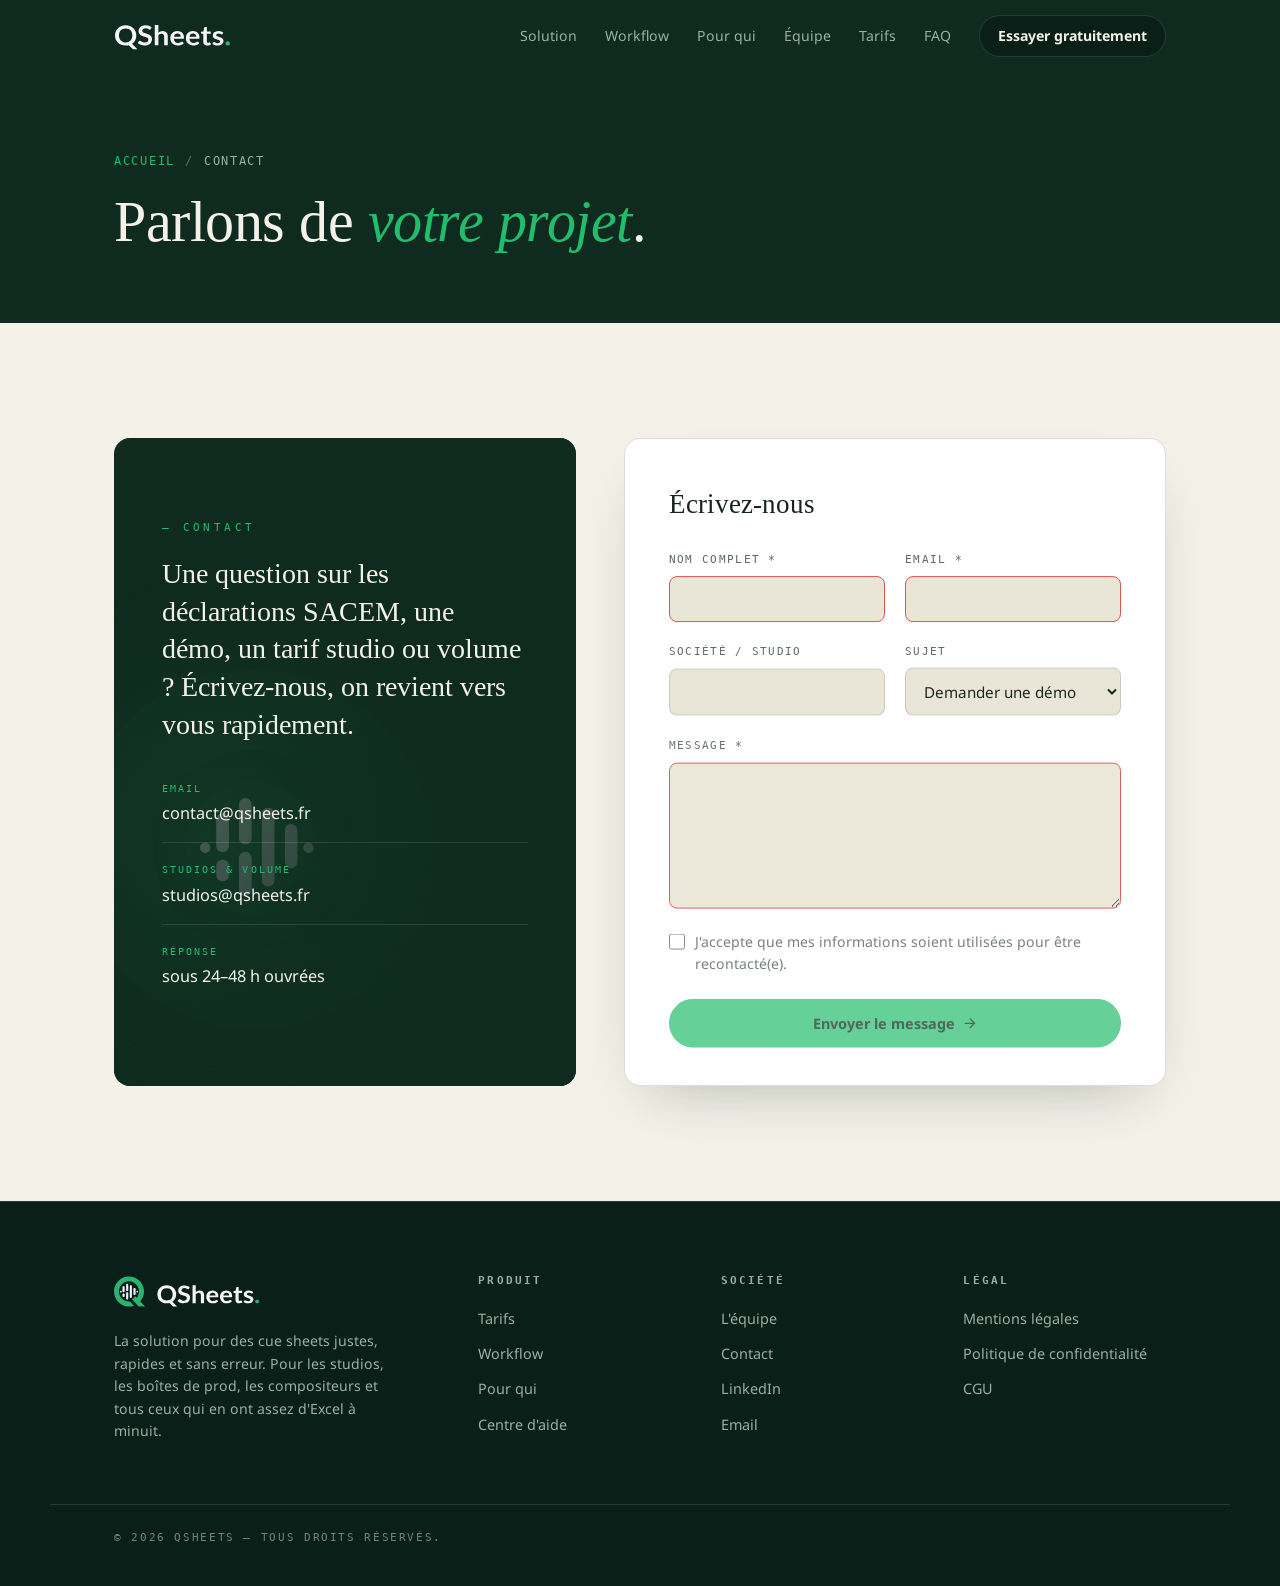
<file: contact.html>
<!DOCTYPE html>
<html lang="fr">
<head>
  <meta charset="UTF-8" />
  <meta name="viewport" content="width=device-width, initial-scale=1.0" />
  <title>Contact — QSheets</title>
  <meta name="description" content="Contactez l'équipe QSheets : démo, tarifs studio, questions sur les déclarations SACEM." />
  <link rel="stylesheet" href="style.css" />
</head>
<body>

  <!-- ===================== NAV ===================== -->
  <header class="nav nav--solid" id="nav">
    <div class="container nav__inner">
      <a href="index.html" class="brand"><img src="img/logo_header.svg" alt="QSheets" class="brand__logo" /></a>
      <nav class="nav__links" id="navLinks">
        <a href="index.html#pourquoi">Solution</a>
        <a href="index.html#workflow">Workflow</a>
        <a href="index.html#productions">Pour qui</a>
        <a href="index.html#equipe">Équipe</a>
        <a href="index.html#tarifs">Tarifs</a>
        <a href="index.html#faq">FAQ</a>
        <a href="index.html#cta" class="btn btn--tonal nav__cta">Essayer gratuitement</a>
      </nav>
      <button class="nav__toggle" id="navToggle" aria-label="Menu" aria-expanded="false">
        <span></span><span></span><span></span>
      </button>
    </div>
  </header>

  <!-- ===================== EN-TÊTE DE PAGE ===================== -->
  <section class="page-head section--dark">
    <div class="container">
      <nav class="breadcrumb" aria-label="Fil d'Ariane">
        <a href="index.html">Accueil</a>
        <span class="breadcrumb__sep" aria-hidden="true">/</span>
        <span aria-current="page">Contact</span>
      </nav>
      <h1 class="page-title">Parlons de <em>votre projet</em>.</h1>
    </div>
  </section>

  <!-- ===================== CONTENU ===================== -->
  <section class="section section--cream">
    <div class="container contact-grid">

      <!-- Colonne info (panneau sombre + illustration en fond) -->
      <aside class="contact-info">
        <img src="img/imge-hero.svg" alt="" class="contact-info__bg" aria-hidden="true" />
        <div class="contact-info__content">
          <span class="contact-info__eyebrow">— Contact</span>
          <p class="contact-info__lead">
            Une question sur les déclarations SACEM, une démo, un tarif studio ou
            volume ? Écrivez-nous, on revient vers vous rapidement.
          </p>
          <ul class="contact-info__list">
            <li>
              <span class="contact-info__label">Email</span>
              <a href="mailto:contact@qsheets.fr">contact@qsheets.fr</a>
            </li>
            <li>
              <span class="contact-info__label">Studios &amp; volume</span>
              <a href="mailto:studios@qsheets.fr">studios@qsheets.fr</a>
            </li>
            <li>
              <span class="contact-info__label">Réponse</span>
              <span>sous 24–48 h ouvrées</span>
            </li>
          </ul>
        </div>
      </aside>

      <!-- Colonne formulaire -->
      <form class="contact-form" id="contactForm" novalidate>
        <h2 class="contact-form__title">Écrivez-nous</h2>
        <div class="form-row">
          <div class="field">
            <label for="cf-name">Nom complet *</label>
            <input type="text" id="cf-name" name="name" autocomplete="name" required />
          </div>
          <div class="field">
            <label for="cf-email">Email *</label>
            <input type="email" id="cf-email" name="email" autocomplete="email" required />
          </div>
        </div>

        <div class="form-row">
          <div class="field">
            <label for="cf-company">Société / Studio</label>
            <input type="text" id="cf-company" name="company" autocomplete="organization" />
          </div>
          <div class="field">
            <label for="cf-subject">Sujet</label>
            <select id="cf-subject" name="subject">
              <option value="demo">Demander une démo</option>
              <option value="tarifs">Tarifs studio / volume</option>
              <option value="support">Question technique</option>
              <option value="autre">Autre</option>
            </select>
          </div>
        </div>

        <div class="field">
          <label for="cf-message">Message *</label>
          <textarea id="cf-message" name="message" rows="6" required></textarea>
        </div>

        <label class="field-check">
          <input type="checkbox" id="cf-consent" name="consent" required />
          <span>J'accepte que mes informations soient utilisées pour être recontacté(e).</span>
        </label>

        <button type="submit" class="btn btn--primary btn--block">
          Envoyer le message
          <svg class="ico" viewBox="0 0 24 24" fill="none" stroke="currentColor" stroke-width="2" stroke-linecap="round" stroke-linejoin="round" aria-hidden="true"><path d="M5 12h14M13 5l7 7-7 7"/></svg>
        </button>

        <p class="form-status" id="formStatus" role="status" aria-live="polite" hidden></p>
      </form>
    </div>
  </section>

  <!-- ===================== FOOTER ===================== -->
  <footer class="footer section--dark">
    <div class="container footer__inner">
      <div class="footer__brand">
        <a href="index.html" class="brand brand--footer"><img src="img/logo_footer.svg" alt="QSheets" class="brand__logo brand__logo--footer" /></a>
        <p>La solution pour des cue sheets justes, rapides et sans erreur. Pour les
          studios, les boîtes de prod, les compositeurs et tous ceux qui en ont assez
          d'Excel à minuit.</p>
      </div>
      <div class="footer__col">
        <h4>PRODUIT</h4>
        <a href="index.html#tarifs">Tarifs</a>
        <a href="index.html#workflow">Workflow</a>
        <a href="index.html#productions">Pour qui</a>
        <a href="page.html">Centre d'aide</a>
      </div>
      <div class="footer__col">
        <h4>SOCIÉTÉ</h4>
        <a href="index.html#equipe">L'équipe</a>
        <a href="contact.html">Contact</a>
        <a href="#">LinkedIn</a>
        <a href="mailto:contact@qsheets.fr">Email</a>
      </div>
      <div class="footer__col">
        <h4>LÉGAL</h4>
        <a href="page.html">Mentions légales</a>
        <a href="page.html">Politique de confidentialité</a>
        <a href="page.html">CGU</a>
      </div>
    </div>
    <div class="container footer__bottom">
      <p>© 2026 QSHEETS — TOUS DROITS RÉSERVÉS.</p>
    </div>
  </footer>

  <script src="js/anime.min.js"></script>
  <script src="script.js"></script>
</body>
</html>
</file>
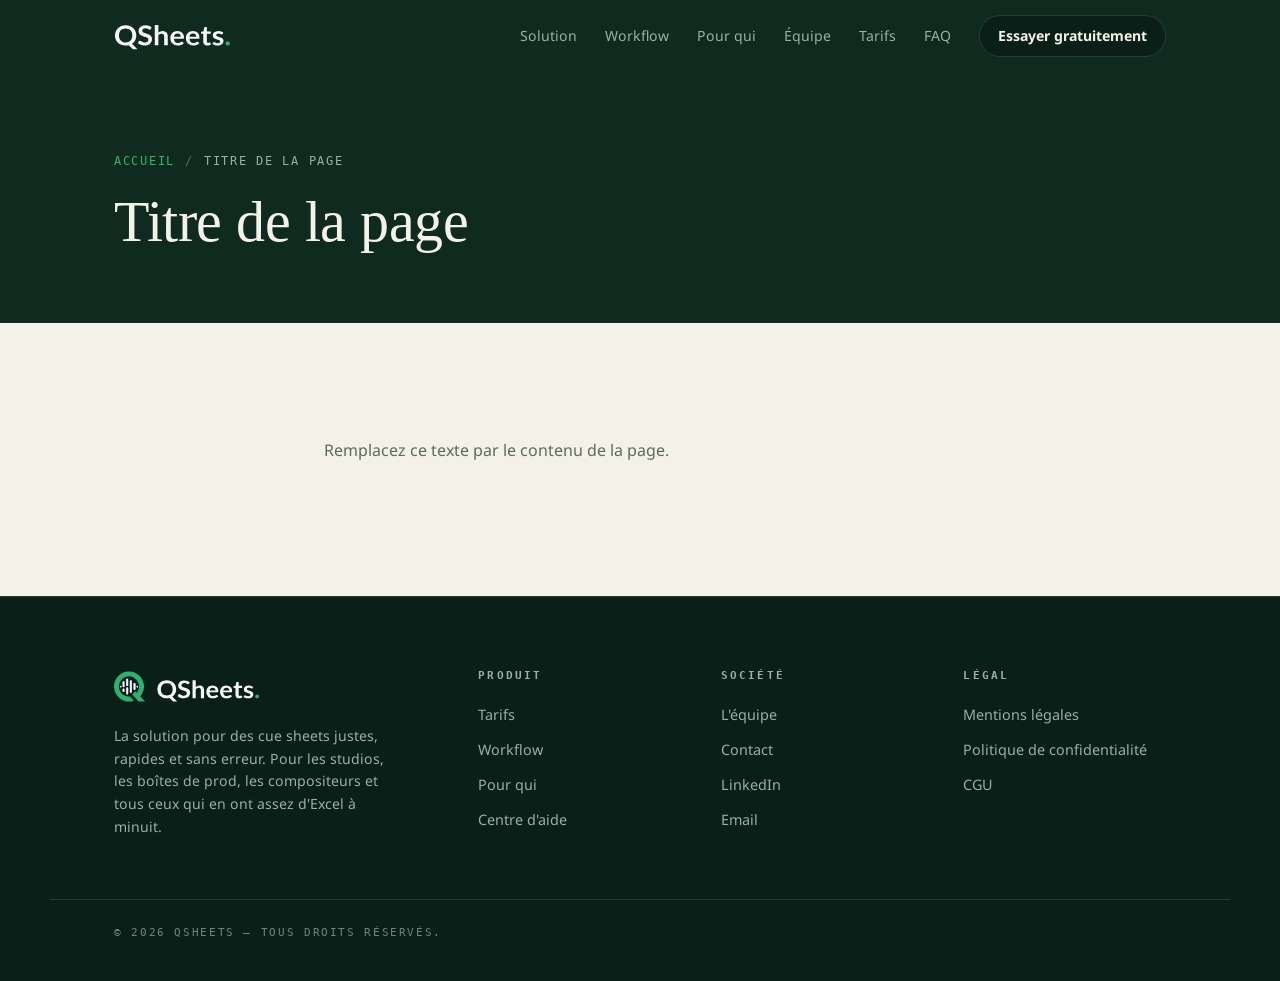
<file: page.html>
<!DOCTYPE html>
<html lang="fr">
<head>
  <meta charset="UTF-8" />
  <meta name="viewport" content="width=device-width, initial-scale=1.0" />
  <!-- ▼ Titre de l'onglet à personnaliser ▼ -->
  <title>Titre de la page — QSheets</title>
  <meta name="description" content="" />
  <link rel="stylesheet" href="style.css" />
</head>
<body>

  <!-- ===================== NAV ===================== -->
  <header class="nav nav--solid" id="nav">
    <div class="container nav__inner">
      <a href="index.html" class="brand"><img src="img/logo_header.svg" alt="QSheets" class="brand__logo" /></a>
      <nav class="nav__links" id="navLinks">
        <a href="index.html#pourquoi">Solution</a>
        <a href="index.html#workflow">Workflow</a>
        <a href="index.html#productions">Pour qui</a>
        <a href="index.html#equipe">Équipe</a>
        <a href="index.html#tarifs">Tarifs</a>
        <a href="index.html#faq">FAQ</a>
        <a href="index.html#cta" class="btn btn--tonal nav__cta">Essayer gratuitement</a>
      </nav>
      <button class="nav__toggle" id="navToggle" aria-label="Menu" aria-expanded="false">
        <span></span><span></span><span></span>
      </button>
    </div>
  </header>

  <!-- ===================== EN-TÊTE DE PAGE ===================== -->
  <section class="page-head section--dark">
    <div class="container">
      <nav class="breadcrumb" aria-label="Fil d'Ariane">
        <a href="index.html">Accueil</a>
        <span class="breadcrumb__sep" aria-hidden="true">/</span>
        <!-- ▼ Nom de la page courante ▼ -->
        <span aria-current="page">Titre de la page</span>
      </nav>
      <!-- ▼ Titre principal de la page ▼ -->
      <h1 class="page-title">Titre de la page</h1>
    </div>
  </section>

  <!-- ===================== CONTENU ===================== -->
  <section class="section section--cream">
    <div class="container page-content">
      <!-- ▼▼▼ Contenu de la page ▼▼▼ -->
      <p>Remplacez ce texte par le contenu de la page.</p>
      <!-- ▲▲▲ Fin du contenu ▲▲▲ -->
    </div>
  </section>

  <!-- ===================== FOOTER ===================== -->
  <footer class="footer section--dark">
    <div class="container footer__inner">
      <div class="footer__brand">
        <a href="index.html" class="brand brand--footer"><img src="img/logo_footer.svg" alt="QSheets" class="brand__logo brand__logo--footer" /></a>
        <p>La solution pour des cue sheets justes, rapides et sans erreur. Pour les
          studios, les boîtes de prod, les compositeurs et tous ceux qui en ont assez
          d'Excel à minuit.</p>
      </div>
      <div class="footer__col">
        <h4>PRODUIT</h4>
        <a href="index.html#tarifs">Tarifs</a>
        <a href="index.html#workflow">Workflow</a>
        <a href="index.html#productions">Pour qui</a>
        <a href="page.html">Centre d'aide</a>
      </div>
      <div class="footer__col">
        <h4>SOCIÉTÉ</h4>
        <a href="index.html#equipe">L'équipe</a>
        <a href="contact.html">Contact</a>
        <a href="#">LinkedIn</a>
        <a href="#">Email</a>
      </div>
      <div class="footer__col">
        <h4>LÉGAL</h4>
        <a href="page.html">Mentions légales</a>
        <a href="page.html">Politique de confidentialité</a>
        <a href="page.html">CGU</a>
      </div>
    </div>
    <div class="container footer__bottom">
      <p>© 2026 QSHEETS — TOUS DROITS RÉSERVÉS.</p>
    </div>
  </footer>

  <script src="js/anime.min.js"></script>
  <script src="script.js"></script>
</body>
</html>
</file>
<file: style.css>
/* ============================================================
   QSheets — reproduction landing page
   ============================================================ */

/* ---------- Polices locales ---------- */
@font-face {
  font-family: "Liberation Serif";
  src: url("fonts/LiberationSerif-Regular.ttf") format("truetype");
  font-weight: 400;
  font-style: normal;
  font-display: swap;
}
@font-face {
  font-family: "Liberation Serif";
  src: url("fonts/LiberationSerif-Italic.ttf") format("truetype");
  font-weight: 400;
  font-style: italic;
  font-display: swap;
}
@font-face {
  font-family: "Liberation Serif";
  src: url("fonts/LiberationSerif-Bold.ttf") format("truetype");
  font-weight: 700;
  font-style: normal;
  font-display: swap;
}
@font-face {
  font-family: "Liberation Serif";
  src: url("fonts/LiberationSerif-BoldItalic.ttf") format("truetype");
  font-weight: 700;
  font-style: italic;
  font-display: swap;
}
@font-face {
  font-family: "Noto Sans";
  src: url("fonts/NotoSans-Light.ttf") format("truetype");
  font-weight: 300;
  font-style: normal;
  font-display: swap;
}
@font-face {
  font-family: "Noto Sans";
  src: url("fonts/NotoSans-LightItalic.ttf") format("truetype");
  font-weight: 300;
  font-style: italic;
  font-display: swap;
}
@font-face {
  font-family: "Noto Sans";
  src: url("fonts/NotoSans-Regular.ttf") format("truetype");
  font-weight: 400;
  font-style: normal;
  font-display: swap;
}
@font-face {
  font-family: "Noto Sans";
  src: url("fonts/NotoSans-Italic.ttf") format("truetype");
  font-weight: 400;
  font-style: italic;
  font-display: swap;
}
@font-face {
  font-family: "Noto Sans";
  src: url("fonts/NotoSans-Bold.ttf") format("truetype");
  font-weight: 700;
  font-style: normal;
  font-display: swap;
}
@font-face {
  font-family: "Noto Sans";
  src: url("fonts/NotoSans-BoldItalic.ttf") format("truetype");
  font-weight: 700;
  font-style: italic;
  font-display: swap;
}
@font-face {
  font-family: "DejaVu Sans Mono";
  src: url("fonts/DejaVuSansMono.ttf") format("truetype");
  font-weight: 400;
  font-style: normal;
  font-display: swap;
}
@font-face {
  font-family: "DejaVu Sans Mono";
  src: url("fonts/DejaVuSansMono-Bold.ttf") format("truetype");
  font-weight: 700;
  font-style: normal;
  font-display: swap;
}

:root {
  --dark: #0f2b1f; /* vert forêt — fonds sombres */
  --dark-2: #0a1f17; /* variante plus profonde */
  --cream: #eae6d7; /* fond crème */
  --green: #22bd6c; /* vert accent (boutons, chiffres) */
  --green-soft: #1fb466; /* vert un peu plus sombre */
  --ink: #14241b; /* texte sombre sur crème */
  --ink-soft: #5c6b60; /* texte gris/atténué sur crème */
  --light: #f4f1e8; /* texte clair sur fond sombre */
  --light-soft: #9bb0a3; /* texte atténué sur fond sombre */
  --line-dark: rgba(255, 255, 255, 0.12);
  --line-cream: rgba(20, 36, 27, 0.15);

  --serif: "Liberation Serif", Georgia, "Times New Roman", serif;
  --sans: "Noto Sans", system-ui, -apple-system, sans-serif;
  --mono: "DejaVu Sans Mono", "Courier New", monospace;

  --maxw: 1180px;
  --pad: clamp(20px, 5vw, 80px);
}

* {
  margin: 0;
  padding: 0;
  box-sizing: border-box;
}

html {
  scroll-behavior: smooth;
}

body {
  font-family: var(--sans);
  background: var(--dark);
  color: var(--light);
  line-height: 1.6;
  -webkit-font-smoothing: antialiased;
  overflow-x: hidden;
}

a {
  color: inherit;
  text-decoration: none;
}
em {
  font-style: italic;
}

.container {
  width: 100%;
  max-width: var(--maxw);
  margin: 0 auto;
  padding-inline: var(--pad);
}

/* ---------- sections / themes ---------- */
.section {
  padding-block: clamp(64px, 9vw, 130px);
}
.section--dark {
  background: var(--dark);
  color: var(--light);
}
.section--cream {
  background: var(--light);
  color: var(--ink);
}

/* ============================================================
   Typographie partagée
   ============================================================ */
.display {
  font-family: var(--serif);
  font-weight: 500;
  font-size: clamp(2.2rem, 5vw, 3.6rem);
  line-height: 1.05;
  letter-spacing: -0.5px;
}
.display em {
  color: var(--green);
  font-weight: 500;
}
.section--cream .display em {
  color: var(--green-soft);
}

.eyebrow {
  font-family: var(--serif);
  font-style: italic;
  font-size: clamp(1.6rem, 4vw, 2.4rem);
  color: var(--light);
  margin-bottom: 0.4rem;
}
.eyebrow--center {
  text-align: center;
  font-family: var(--mono);
  font-style: normal;
  font-size: 0.75rem;
  letter-spacing: 0.35em;
  text-transform: uppercase;
  color: var(--green);
}

.tag {
  font-family: var(--mono);
  font-size: 0.6rem;
  letter-spacing: 0.3em;
  text-transform: uppercase;
  color: var(--green-soft);
  padding-top: 14px;
  border-top: 1px solid currentColor;
  display: inline-block;
  min-width: 150px;
}
.section--dark .tag {
  color: var(--green);
}

/* En-tête de section : titre à gauche + lead + tag aligné à droite */
.section__head {
  display: grid;
  grid-template-columns: 1fr auto;
  grid-template-areas: "title tag" "lead tag";
  gap: 8px 40px;
  align-items: start;
  margin-bottom: clamp(48px, 7vw, 90px);
}
.section__head .display {
  grid-area: title;
}
.section__lead {
  grid-area: lead;
  max-width: 46ch;
  color: var(--light-soft);
  font-size: 1.02rem;
  margin-top: 14px;
}
.section--cream .section__lead {
  color: var(--ink-soft);
}
.section__head .tag {
  grid-area: tag;
  justify-self: end;
  text-align: left;
}
.section__lead strong {
  color: inherit;
  font-weight: 700;
}
.section--cream .section__lead strong {
  color: var(--ink);
}
.section--dark .section__lead strong {
  color: var(--light);
}

/* ============================================================
   Boutons
   ============================================================ */
.btn {
  display: inline-flex;
  align-items: center;
  justify-content: center;
  gap: 0.5em;
  font-family: var(--sans);
  font-weight: 600;
  font-size: 0.9rem;
  padding: 14px 26px;
  border-radius: 40px;
  border: 1px solid transparent;
  cursor: pointer;
  transition:
    transform 0.15s ease,
    background 0.2s ease,
    color 0.2s ease;
  white-space: nowrap;
}
.btn:hover {
  transform: translateY(-2px);
}
.btn--primary {
  background: var(--green);
  color: #06241a;
}
.btn--primary:hover {
  background: #34e389;
}
.btn--ghost {
  background: transparent;
  color: var(--light);
  border-color: var(--line-dark);
}
.btn--ghost:hover {
  background: rgba(255, 255, 255, 0.06);
}
.btn--tonal {
  background: var(--dark-2);
  color: var(--light);
  border: 1px solid var(--line-dark);
}
.btn--tonal:hover {
  background: #13291d;
  border-color: rgba(255, 255, 255, 0.2);
}
.btn--outline {
  background: transparent;
  color: var(--light);
  border: 1px solid var(--line-dark);
}
.btn--outline:hover {
  background: rgba(255, 255, 255, 0.06);
  border-color: rgba(255, 255, 255, 0.25);
}
.btn--play {
  background: transparent;
  color: var(--light);
  padding-left: 8px;
}
.btn--play .play {
  display: inline-grid;
  place-items: center;
  width: 30px;
  height: 30px;
  border-radius: 50%;
  border: 1px solid var(--line-dark);
}
.btn--play .play svg {
  width: 11px;
  height: 11px;
  margin-left: 1px;
}
.btn--block {
  width: 100%;
}

/* ---------- Icônes SVG ---------- */
.ico {
  width: 1.05em;
  height: 1.05em;
  flex: none;
  vertical-align: middle;
}

/* ============================================================
   NAV
   ============================================================ */
.nav {
  position: fixed;
  inset: 0 0 auto 0;
  z-index: 50;
  background: var(--dark);
  /* background: rgba(15, 43, 31, 0); */
  transition:
    background 0.3s ease,
    backdrop-filter 0.3s ease;
}
.nav.scrolled {
  background: rgba(11, 33, 23, 0.85);
  backdrop-filter: blur(10px);
}
.nav__inner {
  display: flex;
  align-items: center;
  justify-content: space-between;
  height: 72px;
}
.brand {
  font-family: var(--serif);
  font-size: 1.3rem;
  font-weight: 600;
  color: var(--light);
  display: inline-flex;
  align-items: center;
}
.brand span {
  color: var(--green);
}
.brand__logo {
  height: 32px;
  width: auto;
  display: block;
}
.brand__logo--footer {
  height: 40px;
}
.nav__links {
  display: flex;
  align-items: center;
  gap: 28px;
}
.nav__links a {
  font-size: 0.88rem;
  color: var(--light-soft);
  transition: color 0.2s;
}
.nav__links a:hover {
  color: var(--light);
}
.nav__cta {
  color: var(--light) !important;
  padding: 9px 18px;
  font-size: 0.82rem;
}
.nav__toggle {
  display: none;
  flex-direction: column;
  gap: 5px;
  background: none;
  border: 0;
  cursor: pointer;
  padding: 8px;
}
.nav__toggle span {
  width: 24px;
  height: 2px;
  background: var(--light);
  transition: 0.3s;
}

/* ============================================================
   HERO
   ============================================================ */
.hero {
  position: relative;
  padding-top: 140px;
  padding-bottom: 60px;
  /* position du halo (mise à jour par le JS au survol) */
  --gx: 92%;
  --gy: 2%;
  background:
    radial-gradient(
      40% 35% at var(--gx) var(--gy),
      rgba(120, 240, 175, 0.55),
      transparent 60%
    ),
    radial-gradient(
      70% 60% at calc(var(--gx) - 4%) calc(var(--gy) + 6%),
      rgba(43, 211, 122, 0.35),
      transparent 60%
    ),
    radial-gradient(
      120% 95% at calc(var(--gx) - 12%) calc(var(--gy) + 18%),
      rgba(43, 211, 122, 0.18),
      transparent 58%
    ),
    var(--dark);
  overflow: hidden;
}
.hero__inner {
  display: grid;
  grid-template-columns: 1fr;
  align-items: center;
  gap: 40px;
  min-height: 60vh;
}
.hero__title {
  font-family: var(--serif);
  font-weight: 500;
  font-size: clamp(2.6rem, 6vw, 4.6rem);
  line-height: 1.02;
  letter-spacing: -1px;
}
.hero__title em {
  color: var(--green);
}
.hero__title .letter {
  display: inline-block;
  will-change: transform, opacity;
}
.hero__lead {
  color: var(--green);
  font-size: 1.5rem;
  max-width: 48ch;
  margin-top: 26px;
}
.hero__sub {
  margin: 14px 0 34px;
  max-width: 48ch;
  color: var(--light-soft);
  font-size: 1.05rem;
}
.hero__sub span {
  color: var(--light);
}
.hero__actions {
  display: flex;
  flex-wrap: wrap;
  gap: 16px;
  align-items: center;
}
.hero__visual {
  display: grid;
  place-items: center;
}
.hero__img {
  position: absolute;
  /* centrage vertical adaptatif : l'image est carrée, demi-hauteur = 34vw */
  top: 50%;
  margin-top: -34vw;
  right: 0px;
  width: 68vw;
  max-width: 1400px;
  height: auto;
  display: block;
  z-index: 0;
  pointer-events: none;
}
.hero__content {
  position: relative;
  z-index: 1;
}

/* --- Badges flottants du hero --- */
.hero__badges {
  position: absolute;
  inset: 0;
  z-index: 3;
  pointer-events: none;
}
.hero-badge {
  position: absolute;
  display: inline-flex;
  align-items: center;
  gap: 8px;
  padding: 9px 16px;
  border-radius: 40px;
  background: rgba(10, 31, 23, 0.5);
  backdrop-filter: blur(8px);
  border: 1px solid var(--line-dark);
  box-shadow: 0 14px 34px -12px rgba(0, 0, 0, 0.6);
  color: var(--light);
  font-family: var(--mono);
  font-size: 0.74rem;
  letter-spacing: 0.04em;
  white-space: nowrap;
  opacity: 0;
  animation:
    badge-in 0.6s ease-out 1.4s forwards,
    badge-float 5s ease-in-out infinite;
}
.hero-badge svg {
  width: 15px;
  height: 15px;
  color: var(--green);
  flex: none;
}
.hero-badge--1 {
  top: 15%;
  left: 45%;
  animation-delay: 1.4s, -0.4s;
  animation-duration: 0.6s, 4.6s;
}
.hero-badge--2 {
  top: 25%;
  right: 6%;
  animation-delay: 1.6s, -2.1s;
  animation-duration: 0.6s, 5.4s;
}
.hero-badge--3 {
  top: 58%;
  right: 12%;
  animation-delay: 1.8s, -3.3s;
  animation-duration: 0.6s, 6s;
}
@keyframes badge-in {
  from {
    opacity: 0;
  }
  to {
    opacity: 1;
  }
}
@keyframes badge-float {
  0%,
  100% {
    transform: translateY(0);
  }
  50% {
    transform: translateY(-11px);
  }
}
@media (prefers-reduced-motion: reduce) {
  .hero-badge {
    animation: badge-in 0.4s ease-out forwards;
  }
}
@media (max-width: 980px) {
  .hero__badges {
    display: none;
  }
}
/* Bande logos : section à part, fond sombre uni */
.logos-bar .eyebrow--center {
  margin-bottom: 28px;
  color: var(--light);
}
.logos-bar {
  background: var(--dark-2);
  padding-block: 60px;
  position: relative;
}
/* Fondu sombre sur les deux bords */
.logos-bar::before,
.logos-bar::after {
  content: "";
  position: absolute;
  top: 0;
  bottom: 0;
  width: clamp(70px, 14vw, 220px);
  z-index: 2;
  pointer-events: none;
}
.logos-bar::before {
  left: 0;
  background: linear-gradient(to right, var(--dark-2), transparent);
}
.logos-bar::after {
  right: 0;
  background: linear-gradient(to left, var(--dark-2), transparent);
}
.hero__logos {
  display: flex;
  flex-wrap: wrap;
  gap: clamp(24px, 6vw, 70px);
  align-items: center;
  justify-content: center;
  opacity: 0.5;
}
.hero__logos span {
  font-family: var(--serif);
  font-weight: 700;
  font-size: 1.4rem;
  letter-spacing: 1px;
  color: var(--light);
}
.hero__logos img {
  height: 67px;
  width: auto;
  object-fit: contain;
}

/* ---------- waveform ---------- */
.waveform {
  display: flex;
  align-items: center;
  gap: 4px;
  height: 200px;
  width: 100%;
  justify-content: center;
}
.waveform .bar {
  width: 5px;
  border-radius: 3px;
  background: rgba(255, 255, 255, 0.25);
  transition: height 0.3s ease;
}
.waveform .bar.is-green {
  background: var(--green);
}
.waveform--wide {
  height: 110px;
  margin-top: 60px;
  gap: 5px;
}
.cta__wave {
  display: block;
  width: 100%;
  max-width: 1000px;
  height: auto;
  margin-top: 60px;
}
/* chaque barre se met à l'échelle depuis sa base (bas) */
.cta__wave path {
  transform-box: fill-box;
  transform-origin: bottom;
  will-change: transform;
}
@media (min-width: 981px) {
  .cta__wave {
    transform: scale(1.2);
  }
}

/* ============================================================
   01 — COMPARE
   ============================================================ */
.compare {
  display: grid;
  grid-template-columns: 1fr 1fr;
  gap: 0;
  border: 1px solid var(--line-cream);
}
.compare__card {
  padding: clamp(28px, 4vw, 48px);
}
.compare__card--bad {
  background: var(--cream);
  color: var(--ink);
}
.compare__card--good {
  background: var(--dark);
  color: var(--light);
}
.compare__top {
  text-align: center;
  margin-bottom: 30px;
}
.compare__title {
  font-family: var(--serif);
  font-weight: 500;
  font-size: 2.3rem;
}
.compare__title em {
  color: var(--green-soft);
}
.compare__card--good .compare__title em {
  color: var(--green);
}
.compare__metric {
  font-family: var(--serif);
  font-size: 3rem;
  font-weight: 500;
  display: flex;
  align-items: center;
  justify-content: center;
  gap: 10px;
  line-height: 1.1;
}
.compare__metric em {
  font-style: italic;
}
.compare__metric .icn {
  display: inline-flex;
  align-items: center;
}
.compare__metric .icn svg,
.compare__metric .icn img {
  width: 5rem;
  height: 5rem;
  transition: transform 0.5s cubic-bezier(0.22, 1, 0.36, 1);
}
/* survol carte « Sans » : le sablier se retourne */
.compare__card--bad:hover .icn img {
  transform: rotate(180deg);
}
/* survol carte « Avec » : le chrono glisse */
.compare__card--good:hover .icn img {
  transform: translateX(12px);
}
.compare__card--good .compare__metric .icn,
.compare__card--good .compare__metric {
  color: var(--green);
}
.compare__unit {
  font-family: var(--mono);
  font-size: 0.68rem;
  letter-spacing: 0.25em;
  opacity: 0.6;
  margin-top: 6px;
}
.compare__sub {
  font-weight: 700;
  font-size: 1.05rem;
  margin-bottom: 22px;
}

.bullets {
  list-style: none;
  display: grid;
  gap: 14px;
}
.bullets li {
  position: relative;
  padding-left: 22px;
  font-size: 0.95rem;
  opacity: 0.9;
}
.bullets li::before {
  content: "•";
  position: absolute;
  left: 4px;
  color: var(--ink-soft);
}
.bullets--green li::before {
  color: var(--green);
}
.compare__card--good .bullets li {
  color: var(--light-soft);
}

/* ============================================================
   02 — WORKFLOW STEPS
   ============================================================ */
.steps {
  display: grid;
  grid-template-columns: repeat(4, 1fr);
  border-top: 1px solid var(--line-dark);
  border-bottom: 1px solid var(--line-dark);
}
.step {
  padding: clamp(30px, 4vw, 56px) 26px;
  min-height: 300px;
  border-left: 1px solid var(--line-dark);
}
.step:last-child {
  border-right: 1px solid var(--line-dark);
}
.step__num {
  font-family: var(--serif);
  font-style: italic;
  font-size: 4rem;
  color: var(--green);
  display: block;
  margin-bottom: 30px;
}
.step__title {
  font-family: var(--serif);
  font-weight: 500;
  font-size: 1.45rem;
  line-height: 1.15;
  margin-bottom: 16px;
}
.step__desc {
  color: var(--light-soft);
  font-size: 0.9rem;
  max-width: 22ch;
}

/* ============================================================
   03 — PRODUCTIONS GRID
   ============================================================ */
.prod-grid {
  display: grid;
  grid-template-columns: repeat(4, 1fr);
  border: 1px solid var(--line-cream);
}
.prod {
  padding: clamp(22px, 3vw, 40px);
  min-height: 145px;
  border-right: 1px solid var(--line-cream);
  border-bottom: 1px solid var(--line-cream);
}
.prod:nth-child(4n) {
  border-right: 0;
}
.prod:nth-child(n + 5) {
  border-bottom: 0;
}
.prod__num {
  font-family: var(--mono);
  font-size: 0.72rem;
  letter-spacing: 0.2em;
  color: var(--green-soft);
  display: block;
  margin-bottom: 28px;
}
.prod h3 {
  font-family: var(--serif);
  font-weight: 500;
  font-size: 1.45rem;
  line-height: 1.1;
}
.prod h3.accent em {
  color: var(--green-soft);
}
.prod-foot {
  margin-top: 60px;
  text-align: center;
}
.prod-foot p {
  color: var(--ink-soft);
  font-size: 0.95rem;
  max-width: 70ch;
  margin-inline: auto;
}
.prod-foot em {
  color: var(--green-soft);
  font-style: italic;
}
.prod-foot strong {
  color: var(--ink);
}

/* ============================================================
   04 — ÉQUIPE
   ============================================================ */
.team {
  display: grid;
  grid-template-columns: repeat(3, 1fr);
  gap: 28px;
}
.team__card {
  padding: 34px 30px 40px;
  border: 1px solid var(--line-dark);
  border-top: 2px solid var(--green);
  background: var(--dark-2);
}
.avatar {
  display: inline-grid;
  place-items: center;
  width: 64px;
  height: 64px;
  border-radius: 50%;
  background: var(--green);
  color: #06241a;
  font-family: var(--serif);
  font-size: 1.6rem;
  font-weight: 600;
  margin-bottom: 34px;
}
.team__name {
  font-family: var(--serif);
  font-style: italic;
  font-size: 1.7rem;
  color: var(--green);
  font-weight: 500;
}
.team__role {
  font-family: var(--mono);
  font-size: 0.68rem;
  letter-spacing: 0.2em;
  text-transform: uppercase;
  color: var(--green-soft);
  margin: 6px 0 22px;
}
.team__bio {
  color: var(--light-soft);
  font-size: 0.9rem;
  line-height: 1.7;
}

.philo {
  display: grid;
  grid-template-columns: 1fr 1fr;
  gap: 60px;
  margin-top: 50px;
  background: var(--dark-2);
  padding: clamp(34px, 5vw, 64px);
}
.philo__title {
  font-family: var(--serif);
  font-weight: 500;
  font-size: 1.9rem;
  line-height: 1.2;
}
.philo__title em {
  color: var(--green);
}
.philo__body p {
  color: var(--light-soft);
  margin-bottom: 18px;
}
.dashed {
  list-style: none;
  display: grid;
  gap: 12px;
}
.dashed li {
  position: relative;
  padding-left: 28px;
  font-size: 0.92rem;
  color: var(--light);
}
.dashed li::before {
  content: "—";
  position: absolute;
  left: 0;
  color: var(--green);
}

/* ============================================================
   05 — TARIFS
   ============================================================ */
.pricing {
  display: grid;
  grid-template-columns: repeat(3, 1fr);
  gap: 24px;
  align-items: stretch;
}
.price {
  position: relative;
  background: var(--dark);
  color: var(--light);
  border: 1px solid var(--line-dark);
  border-radius: 16px;
  padding: 34px 30px 34px;
  display: flex;
  flex-direction: column;
  transition: all 0.3s ease;
}
.price--featured {
  border: 1.5px solid var(--green);
  background: var(--dark-2);
  box-shadow: 0 0 60px rgba(43, 211, 122, 0.25);
  transform: translateY(-14px);
}
.price__badge {
  position: absolute;
  top: -13px;
  right: 30%;
  transform: translateX(50%);
  background: var(--green);
  color: #06241a;
  font-family: var(--mono);
  font-size: 0.62rem;
  font-weight: 700;
  letter-spacing: 0.15em;
  padding: 5px 14px;
  border-radius: 20px;
  animation: badge-pulse 2.2s ease-in-out infinite;
}
@keyframes badge-pulse {
  0%,
  100% {
    transform: translateX(50%) scale(1);
    box-shadow: 0 0 0 0 rgba(43, 211, 122, 0.55);
  }
  50% {
    transform: translateX(50%) scale(1.07);
    box-shadow: 0 0 0 10px rgba(43, 211, 122, 0);
  }
}
@media (prefers-reduced-motion: reduce) {
  .price__badge {
    animation: none;
  }
}
.price__name {
  font-family: var(--serif);
  font-weight: 500;
  font-size: 1.4rem;
}
.price__amount {
  font-family: var(--serif);
  font-size: 2.8rem;
  font-weight: 500;
  margin: 10px 0 4px;
}
.price__amount--accent em {
  color: var(--green);
}
.price__per {
  font-family: var(--mono);
  font-size: 0.8rem;
  color: var(--light-soft);
}
.price__desc {
  color: var(--light-soft);
  font-size: 0.9rem;
  margin-bottom: 24px;
  min-height: 48px;
}
.checks {
  list-style: none;
  display: grid;
  align-content: start;
  gap: 14px;
  margin-bottom: 30px;
  flex: 1;
}
.checks li {
  position: relative;
  padding-left: 26px;
  font-size: 0.92rem;
  color: var(--light-soft);
}
.checks li::before {
  content: "";
  position: absolute;
  left: 0;
  top: 0.18em;
  width: 16px;
  height: 16px;
  background: url("data:image/svg+xml,%3Csvg xmlns='http://www.w3.org/2000/svg' viewBox='0 0 24 24' fill='none' stroke='%2322bd6c' stroke-width='3' stroke-linecap='round' stroke-linejoin='round'%3E%3Cpath d='M5 13l4 4L19 7'/%3E%3C/svg%3E")
    center / contain no-repeat;
}

/* ============================================================
   06 — CLIENTS
   ============================================================ */
.clients {
  display: grid;
  grid-template-columns: repeat(3, 1fr);
  border-top: 1px solid var(--line-dark);
  border-left: 1px solid var(--line-dark);
}
.client {
  display: grid;
  place-items: center;
  min-height: 150px;
  text-align: center;
  border-right: 1px solid var(--line-dark);
  border-bottom: 1px solid var(--line-dark);
  font-family: var(--serif);
  font-weight: 700;
  font-size: 1.2rem;
  letter-spacing: 0.5px;
  color: var(--light-soft);
  opacity: 0.55;
  padding: 20px;
  transition: opacity 0.25s;
}
.client:hover {
  opacity: 1;
}
.client img {
  max-width: 170px;
  max-height: 64px;
  width: auto;
  height: auto;
  object-fit: contain;
}

/* ============================================================
   07 — FAQ
   ============================================================ */
.faq {
  padding: 0 clamp(20px, 5vw, 80px);
}
.faq__item {
  border-bottom: 1px solid var(--line-cream);
  padding: 24px 0;
}
.faq__item summary {
  list-style: none;
  cursor: pointer;
  display: flex;
  justify-content: space-between;
  align-items: center;
  gap: 20px;
  font-family: var(--serif);
  font-size: 1.3rem;
  color: var(--ink);
}
.faq__item summary::-webkit-details-marker {
  display: none;
}
.faq__icon {
  display: inline-flex;
  flex: none;
  color: var(--green-soft);
  transition: transform 0.25s ease;
}
.faq__icon svg {
  width: 1.4rem;
  height: 1.4rem;
}
.faq__item[open] .faq__icon {
  transform: rotate(45deg);
}
.faq__item p {
  color: var(--ink-soft);
  font-size: 0.95rem;
  max-width: 70ch;
  margin-top: 16px;
  overflow: hidden;
}
.faq__icon {
  transition: color 0.25s ease;
}
.faq__item strong {
  color: var(--ink);
}

/* ============================================================
   CTA
   ============================================================ */
.cta {
  text-align: center;
  overflow: hidden;
  background:
    radial-gradient(
      80% 60% at 50% 0%,
      rgba(43, 211, 122, 0.12),
      transparent 60%
    ),
    var(--dark);
  padding-bottom: 50px;
}
.cta__inner {
  display: flex;
  flex-direction: column;
  align-items: center;
}
.cta__title {
  font-family: var(--serif);
  font-weight: 500;
  font-size: clamp(2.4rem, 6vw, 4.4rem);
  line-height: 1.05;
  margin: 14px 0 22px;
}
.cta__title em {
  color: var(--green);
}
.cta__sub {
  max-width: 52ch;
  color: var(--light-soft);
  margin-bottom: 38px;
}
.cta__actions {
  display: flex;
  flex-wrap: wrap;
  gap: 16px;
  justify-content: center;
}

/* ============================================================
   FOOTER
   ============================================================ */
.footer {
  padding-block: 70px 40px;
  border-top: 1px solid var(--line-dark);
  background: var(--dark-2);
}
.footer__inner {
  display: grid;
  grid-template-columns: 1.6fr 1fr 1fr 1fr;
  gap: 40px;
}
.brand--footer {
  font-size: 1.2rem;
  display: inline-flex;
  align-items: center;
  gap: 8px;
  margin-bottom: 18px;
}
.brand__mark {
  width: 1.1em;
  height: 1.1em;
  color: var(--green);
  flex: none;
}
.footer__brand p {
  color: var(--light-soft);
  font-size: 0.88rem;
  max-width: 36ch;
}
.footer__col h4 {
  font-family: var(--mono);
  font-size: 0.68rem;
  letter-spacing: 0.2em;
  color: var(--light-soft);
  margin-bottom: 18px;
}
.footer__col a {
  display: block;
  color: var(--light-soft);
  font-size: 0.9rem;
  margin-bottom: 12px;
  transition: color 0.2s;
}
.footer__col a:hover {
  color: var(--green);
}
.footer__bottom {
  margin-top: 56px;
  padding-top: 24px;
  border-top: 1px solid var(--line-dark);
}
.footer__bottom p {
  font-family: var(--mono);
  font-size: 0.68rem;
  letter-spacing: 0.15em;
  color: var(--light-soft);
  opacity: 0.7;
}

/* ============================================================
   GABARIT PAGE (liens externes : titre + fil d'Ariane)
   ============================================================ */
.page-head {
  padding-top: calc(72px + clamp(40px, 7vw, 80px));
  padding-bottom: clamp(40px, 6vw, 70px);
}
.breadcrumb {
  display: flex;
  flex-wrap: wrap;
  align-items: center;
  gap: 10px;
  font-family: var(--mono);
  font-size: 0.72rem;
  letter-spacing: 0.15em;
  text-transform: uppercase;
  color: var(--light-soft);
  margin-bottom: 22px;
}
.breadcrumb a {
  color: var(--green);
}
.breadcrumb a:hover {
  text-decoration: underline;
}
.breadcrumb__sep {
  opacity: 0.5;
}
.page-title {
  font-family: var(--serif);
  font-weight: 500;
  font-size: clamp(2.2rem, 5vw, 3.6rem);
  line-height: 1.05;
  letter-spacing: -0.5px;
}
.page-title em {
  color: var(--green);
}
.page-content {
  max-width: 760px;
}
.page-content p {
  margin-bottom: 1.1em;
  color: var(--ink-soft);
}
.page-content h2 {
  font-family: var(--serif);
  font-weight: 500;
  font-size: 1.6rem;
  margin: 1.6em 0 0.6em;
  color: var(--ink);
}

/* ============================================================
   PAGE CONTACT — formulaire
   ============================================================ */
.contact-grid {
  display: grid;
  grid-template-columns: 0.92fr 1.08fr;
  gap: clamp(24px, 4vw, 48px);
  align-items: stretch;
}

/* --- Panneau info sombre avec illustration en fond --- */
.contact-info {
  position: relative;
  overflow: hidden;
  background: var(--dark);
  color: var(--light);
  border-radius: 16px;
  padding: clamp(30px, 4vw, 48px);
  display: flex;
  isolation: isolate;
}
.contact-info__bg {
  position: absolute;
  left: -38%;
  bottom: -12%;
  width: 135%;
  max-width: none;
  opacity: 0.55;
  pointer-events: none;
  z-index: -1;
}
.contact-info::after {
  /* fondu pour fondre l'illustration dans le panneau */
  content: "";
  position: absolute;
  inset: 0;
  background: linear-gradient(
    120deg,
    rgba(15, 43, 31, 0.2) 0%,
    rgba(15, 43, 31, 0.75) 55%,
    var(--dark) 100%
  );
  z-index: -1;
}
.contact-info__content {
  display: flex;
  flex-direction: column;
  justify-content: center;
}
.contact-info__eyebrow {
  font-family: var(--mono);
  font-size: 0.7rem;
  letter-spacing: 0.3em;
  text-transform: uppercase;
  color: var(--green);
  margin-bottom: 18px;
}
.contact-info__lead {
  font-family: var(--serif);
  font-size: clamp(1.3rem, 2.2vw, 1.75rem);
  line-height: 1.35;
  color: var(--light);
  margin-bottom: 36px;
}
.contact-info__list {
  list-style: none;
  display: grid;
  gap: 18px;
}
.contact-info__list li {
  display: grid;
  gap: 4px;
  padding-bottom: 16px;
  border-bottom: 1px solid var(--line-dark);
}
.contact-info__list li:last-child {
  border-bottom: 0;
}
.contact-info__label {
  font-family: var(--mono);
  font-size: 0.64rem;
  letter-spacing: 0.2em;
  text-transform: uppercase;
  color: var(--green);
}
.contact-info__list a,
.contact-info__list span:not(.contact-info__label) {
  color: var(--light);
  font-size: 1.02rem;
}
.contact-info__list a:hover {
  color: var(--green);
}

/* --- Carte formulaire --- */
.contact-form {
  display: grid;
  gap: 20px;
  background: #fff;
  border: 1px solid var(--line-cream);
  border-radius: 16px;
  padding: clamp(26px, 4vw, 44px);
  box-shadow: 0 24px 60px -30px rgba(15, 43, 31, 0.35);
}
.contact-form__title {
  font-family: var(--serif);
  font-weight: 500;
  font-size: 1.7rem;
  color: var(--ink);
  margin-bottom: 4px;
}
.form-row {
  display: grid;
  grid-template-columns: 1fr 1fr;
  gap: 20px;
}
.field {
  display: grid;
  gap: 8px;
}
.field label {
  font-family: var(--mono);
  font-size: 0.68rem;
  letter-spacing: 0.12em;
  text-transform: uppercase;
  color: var(--ink-soft);
}
.field input,
.field select,
.field textarea {
  font-family: var(--sans);
  font-size: 0.95rem;
  color: var(--ink);
  background: var(--cream);
  border: 1px solid var(--line-cream);
  border-radius: 8px;
  padding: 12px 14px;
  width: 100%;
  transition:
    border-color 0.2s ease,
    box-shadow 0.2s ease;
}
.field textarea {
  resize: vertical;
  min-height: 120px;
}
.field input:focus,
.field select:focus,
.field textarea:focus {
  outline: none;
  border-color: var(--green);
  box-shadow: 0 0 0 3px rgba(43, 211, 122, 0.18);
}
.field input:invalid:not(:placeholder-shown),
.field textarea:invalid:not(:placeholder-shown) {
  border-color: #d9534f;
}
.field-check {
  display: flex;
  align-items: flex-start;
  gap: 10px;
  font-size: 0.88rem;
  color: var(--ink-soft);
  cursor: pointer;
}
.field-check input {
  margin-top: 3px;
  width: 16px;
  height: 16px;
  accent-color: var(--green);
  flex: none;
}
.form-status {
  margin: 0;
  padding: 12px 16px;
  border-radius: 8px;
  font-size: 0.9rem;
}
.form-status.is-ok {
  background: rgba(43, 211, 122, 0.14);
  color: #157a47;
  border: 1px solid rgba(43, 211, 122, 0.4);
}
.form-status.is-err {
  background: rgba(217, 83, 79, 0.12);
  color: #b23b37;
  border: 1px solid rgba(217, 83, 79, 0.35);
}

@media (max-width: 760px) {
  .contact-grid {
    grid-template-columns: 1fr;
  }
  .form-row {
    grid-template-columns: 1fr;
  }
}

/* ============================================================
   LIGHTBOX DÉMO
   ============================================================ */
.lightbox {
  position: fixed;
  inset: 0;
  z-index: 100;
  display: none;
  align-items: center;
  justify-content: center;
  padding: clamp(16px, 4vw, 56px);
}
.lightbox.open {
  display: flex;
}
.lightbox__backdrop {
  position: absolute;
  inset: 0;
  background: rgba(5, 15, 10, 0.82);
  backdrop-filter: blur(5px);
}
.lightbox__dialog {
  position: relative;
  z-index: 1;
  width: min(960px, 100%);
  animation: lightbox-in 0.25s ease;
}
@keyframes lightbox-in {
  from {
    opacity: 0;
    transform: scale(0.96) translateY(10px);
  }
}
.lightbox__video {
  position: relative;
  aspect-ratio: 16 / 9;
  background: #000;
  border-radius: 12px;
  overflow: hidden;
  box-shadow: 0 30px 90px rgba(0, 0, 0, 0.55);
}
.lightbox__video video,
.lightbox__video iframe {
  position: absolute;
  inset: 0;
  width: 100%;
  height: 100%;
  border: 0;
  display: block;
}
.lightbox__close {
  position: absolute;
  top: -46px;
  right: 0;
  width: 38px;
  height: 38px;
  display: inline-grid;
  place-items: center;
  background: transparent;
  border: 1px solid var(--line-dark);
  border-radius: 50%;
  color: var(--light);
  cursor: pointer;
  transition:
    background 0.2s ease,
    transform 0.2s ease;
}
.lightbox__close svg {
  width: 18px;
  height: 18px;
}
.lightbox__close:hover {
  background: rgba(255, 255, 255, 0.1);
  transform: rotate(90deg);
}
@media (max-width: 560px) {
  .lightbox__close {
    top: 8px;
    right: 8px;
    background: rgba(0, 0, 0, 0.5);
    border-color: transparent;
  }
}

/* ============================================================
   RESPONSIVE
   ============================================================ */
@media (max-width: 980px) {
  .hero__inner {
    grid-template-columns: 1fr;
  }
  .hero__visual {
    order: 2;
  }
  .hero__img {
    position: static;
    width: 100%;
    max-width: 520px;
    margin: 20px auto 0;
  }
  .steps {
    grid-template-columns: repeat(2, 1fr);
  }
  .step {
    border-left: 0;
    border-top: 1px solid var(--line-dark);
  }
  .prod-grid {
    grid-template-columns: repeat(2, 1fr);
  }
  .prod:nth-child(4n) {
    border-right: 1px solid var(--line-cream);
  }
  .prod:nth-child(2n) {
    border-right: 0;
  }
  .prod:nth-child(n + 5) {
    border-bottom: 1px solid var(--line-cream);
  }
  .prod:nth-child(n + 7) {
    border-bottom: 0;
  }
  .team,
  .pricing {
    grid-template-columns: 1fr;
  }
  .price--featured {
    transform: none;
  }
  .clients {
    grid-template-columns: repeat(2, 1fr);
  }
  .footer__inner {
    grid-template-columns: 1fr 1fr;
  }
}

@media (max-width: 720px) {
  /* image du hero masquée sur mobile */
  .hero__visual {
    display: none;
  }
  /* burger menu */
  .nav__toggle {
    display: flex;
  }
  .nav__links {
    position: fixed;
    inset: 72px 0 auto 0;
    flex-direction: column;
    gap: 0;
    background: rgba(11, 33, 23, 0.98);
    backdrop-filter: blur(12px);
    padding: 10px var(--pad) 24px;
    transform: translateY(-120%);
    transition: transform 0.3s ease;
    border-bottom: 1px solid var(--line-dark);
  }
  .nav__links.open {
    transform: translateY(0);
  }
  .nav__links a {
    padding: 14px 0;
    width: 100%;
    border-bottom: 1px solid var(--line-dark);
  }
  .nav__cta {
    margin-top: 12px;
    text-align: center;
    border: 1px solid var(--green) !important;
  }
  .nav__toggle[aria-expanded="true"] span:nth-child(1) {
    transform: translateY(7px) rotate(45deg);
  }
  .nav__toggle[aria-expanded="true"] span:nth-child(2) {
    opacity: 0;
  }
  .nav__toggle[aria-expanded="true"] span:nth-child(3) {
    transform: translateY(-7px) rotate(-45deg);
  }

  .section__head {
    grid-template-columns: 1fr;
    grid-template-areas: "tag" "title" "lead";
  }
  .section__head .tag {
    justify-self: start;
    margin-bottom: 10px;
  }
  .compare,
  .prod-grid {
    grid-template-columns: 1fr;
  }
  .prod {
    border-right: 0 !important;
    border-bottom: 1px solid var(--line-cream) !important;
  }
  .prod:last-child {
    border-bottom: 0 !important;
  }
  .steps {
    grid-template-columns: 1fr;
  }
  .step {
    min-height: auto;
  }
  .step:last-child {
    border-right: 0;
  }
  .prod-foot,
  .philo {
    grid-template-columns: 1fr;
    gap: 24px;
  }
  .clients {
    grid-template-columns: 1fr;
  }
  .footer__inner {
    grid-template-columns: 1fr;
  }
  .hero__logos {
    gap: 24px;
  }
}
</file>
